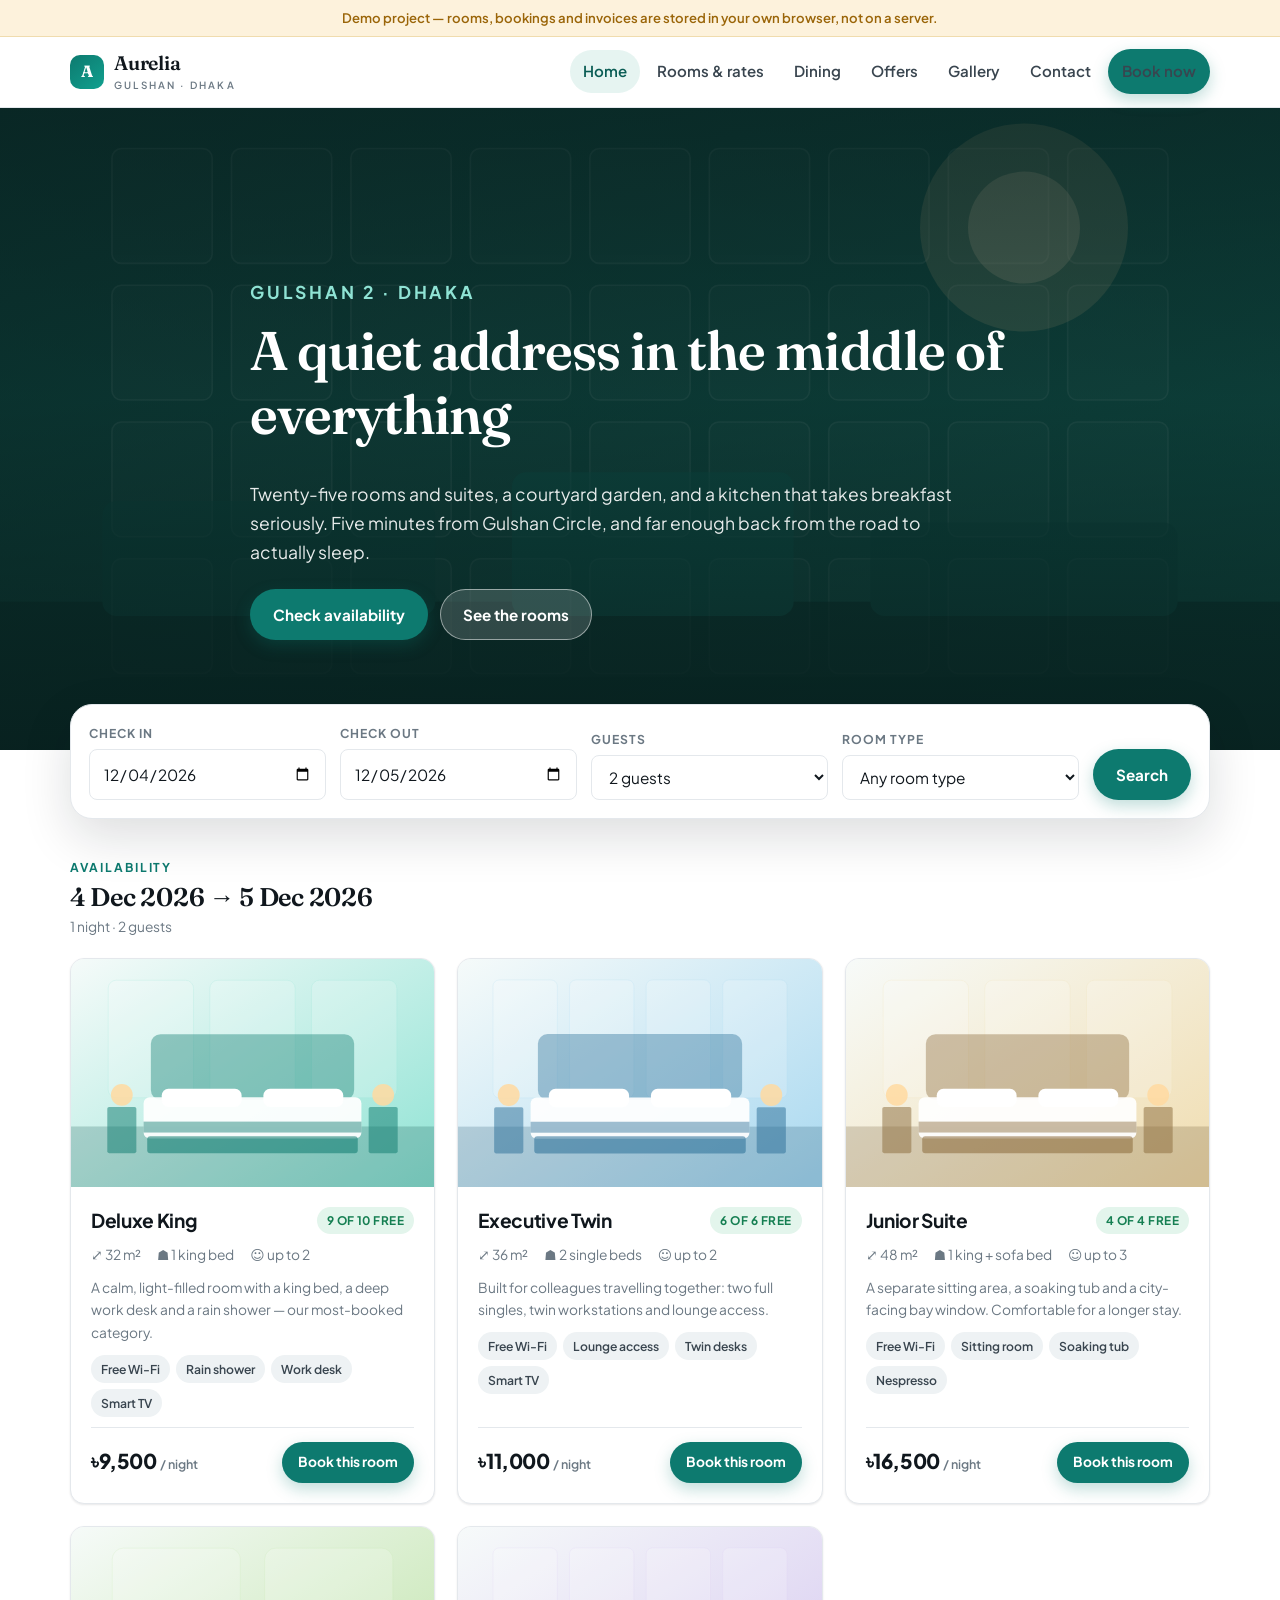
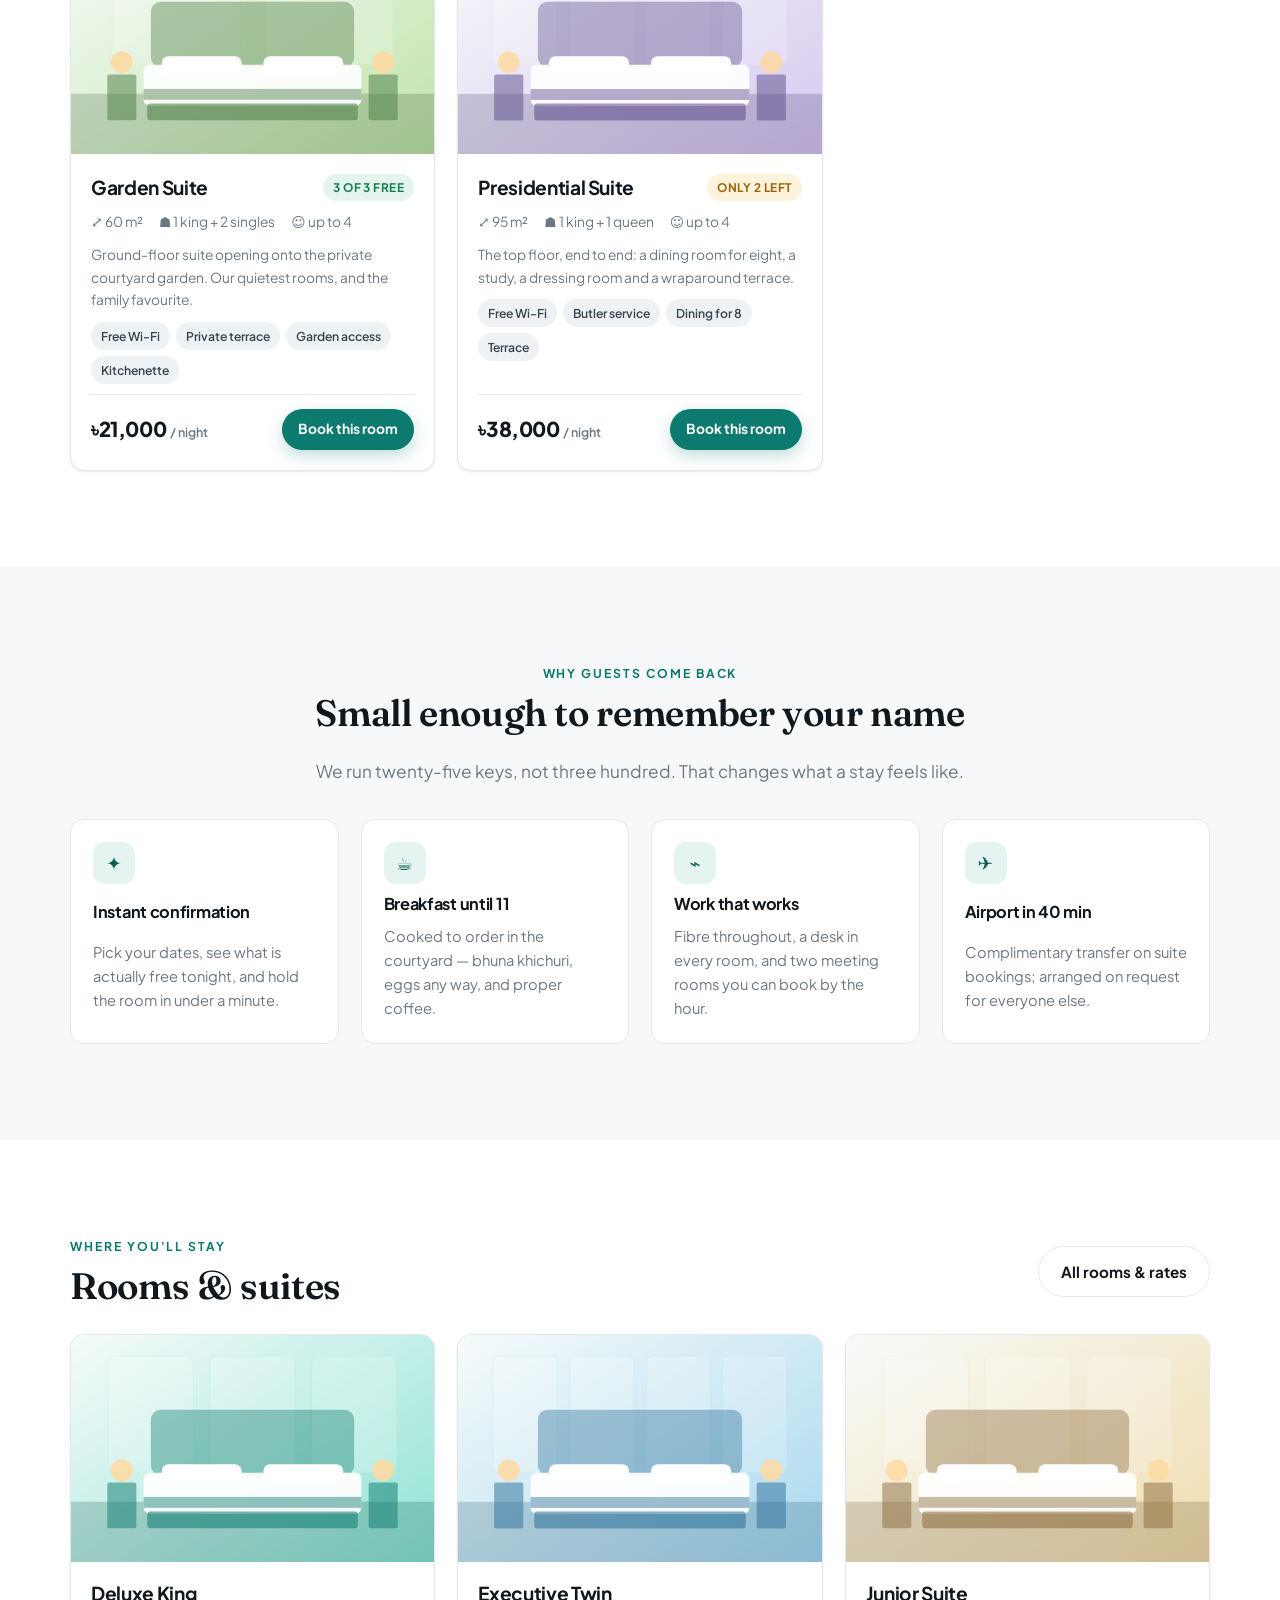
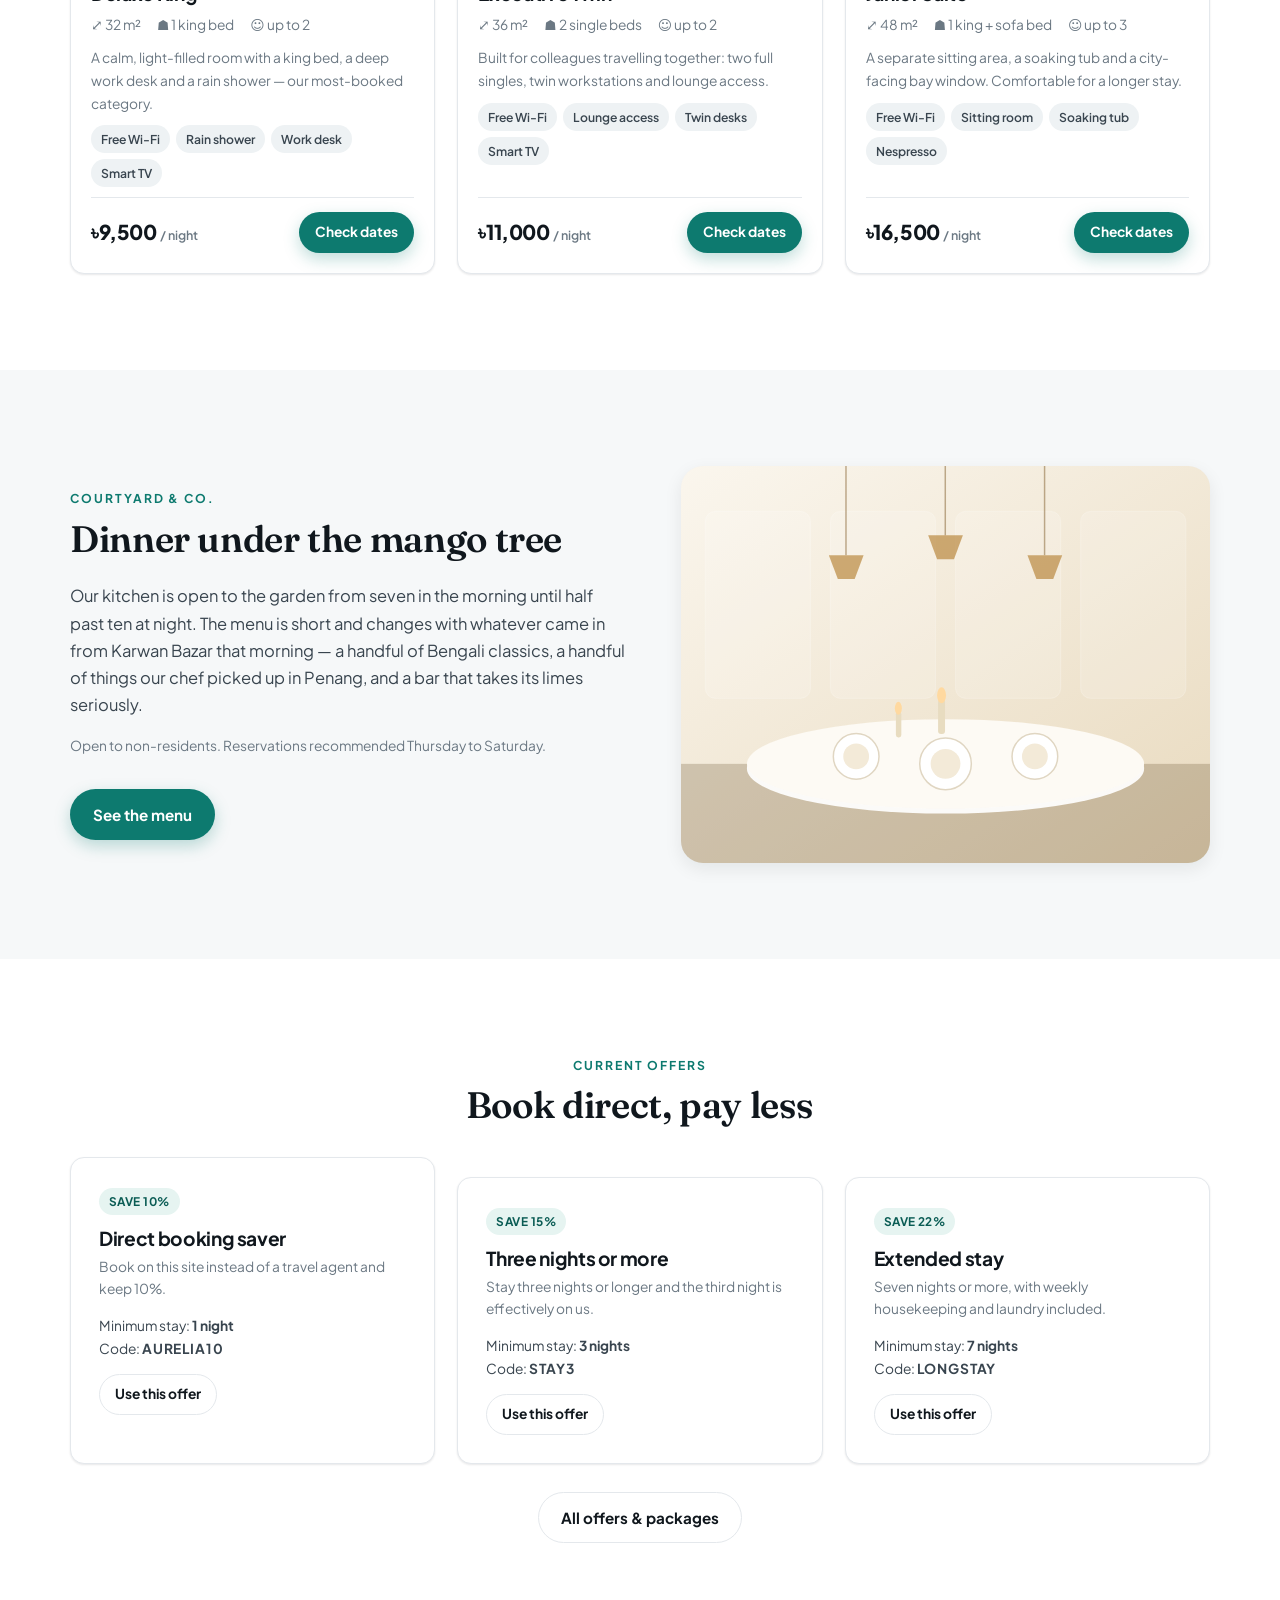
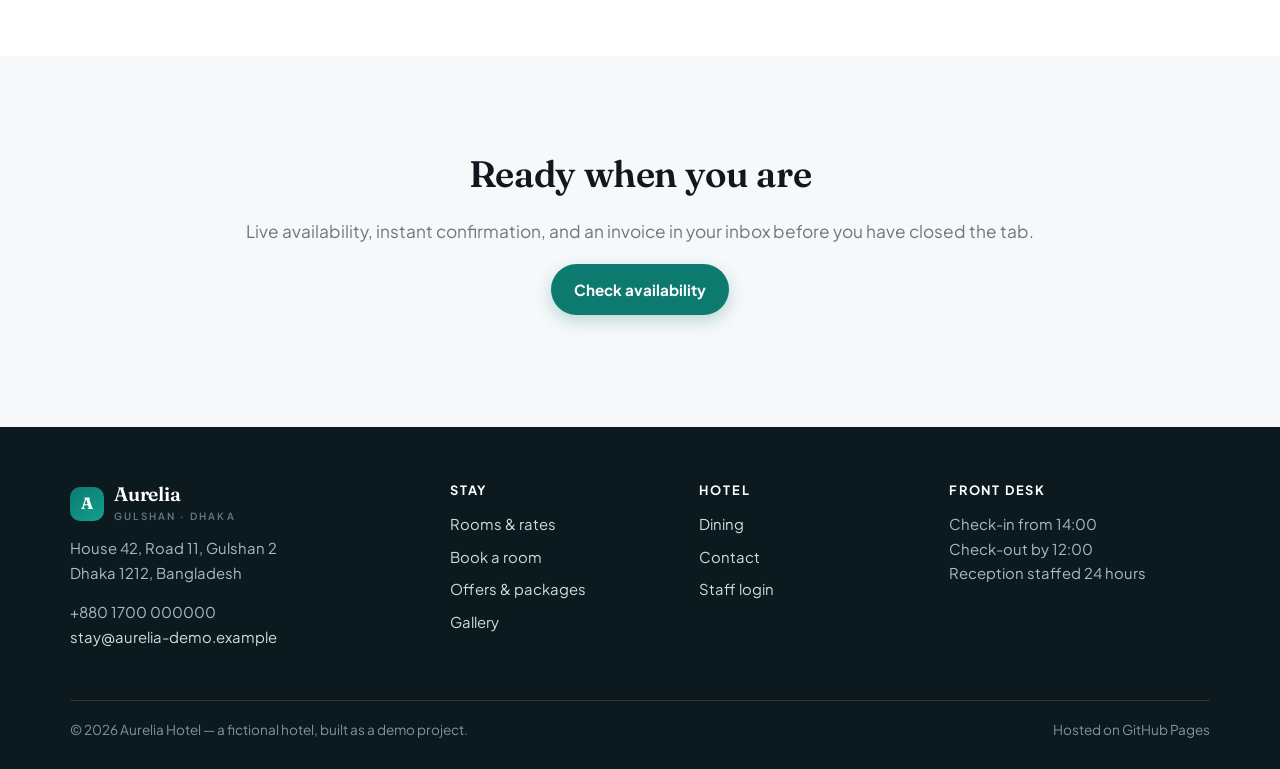
<file: index.html>
<!doctype html>
<html lang="en">
<head>
<meta charset="utf-8">
<meta name="viewport" content="width=device-width, initial-scale=1">
<title>Aurelia — Boutique Hotel &amp; Residence, Gulshan, Dhaka</title>
<meta name="description" content="Aurelia is a 25-room boutique hotel in Gulshan 2, Dhaka. Check live room availability, book instantly and receive your invoice straight away.">
<link rel="icon" href="assets/img/favicon.svg" type="image/svg+xml">
<link rel="preconnect" href="https://fonts.googleapis.com">
<link rel="preconnect" href="https://fonts.gstatic.com" crossorigin>
<link href="https://fonts.googleapis.com/css2?family=Fraunces:opsz,wght@9..144,500;9..144,600;9..144,700&family=Plus+Jakarta+Sans:wght@400;500;600;700;800&display=swap" rel="stylesheet">
<link rel="stylesheet" href="assets/css/style.css">
</head>
<body>

<div class="demo-flag">Demo project — rooms, bookings and invoices are stored in your own browser, not on a server.</div>

<header class="site-header">
  <nav class="wrap nav" aria-label="Main">
    <a class="brand" href="index.html">
      <span class="brand__mark">A</span>
      <span>
        <span class="brand__name">Aurelia</span>
        <span class="brand__sub">Gulshan · Dhaka</span>
      </span>
    </a>
    <button class="nav__toggle" type="button" aria-expanded="false" aria-controls="navLinks" aria-label="Menu"><span></span></button>
    <div class="nav__links" id="navLinks">
      <a href="index.html">Home</a>
      <a href="rooms.html">Rooms &amp; rates</a>
      <a href="dining.html">Dining</a>
      <a href="offers.html">Offers</a>
      <a href="gallery.html">Gallery</a>
      <a href="contact.html">Contact</a>
      <a class="btn btn--primary btn--sm" href="booking.html">Book now</a>
    </div>
  </nav>
</header>

<main>

  <!-- ================= HERO ================= -->
  <section class="hero">
    <div class="hero__media" style="background-image:url('assets/img/hero.svg')"></div>
    <div class="wrap hero__inner">
      <p class="eyebrow">Gulshan 2 · Dhaka</p>
      <h1>A quiet address in the middle of everything</h1>
      <p>Twenty-five rooms and suites, a courtyard garden, and a kitchen that takes breakfast seriously. Five minutes from Gulshan Circle, and far enough back from the road to actually sleep.</p>
      <div class="hero__actions">
        <a class="btn btn--primary" href="booking.html">Check availability</a>
        <a class="btn btn--light" href="rooms.html">See the rooms</a>
      </div>
    </div>
  </section>

  <!-- ================= AVAILABILITY SEARCH ================= -->
  <section class="wrap">
    <form class="bookbar bookbar--float" id="searchForm" novalidate>
      <div class="field">
        <label for="q-in">Check in</label>
        <input class="input" type="date" id="q-in" required>
      </div>
      <div class="field">
        <label for="q-out">Check out</label>
        <input class="input" type="date" id="q-out" required>
      </div>
      <div class="field">
        <label for="q-guests">Guests</label>
        <select class="input" id="q-guests">
          <option value="1">1 guest</option>
          <option value="2" selected>2 guests</option>
          <option value="3">3 guests</option>
          <option value="4">4 guests</option>
        </select>
      </div>
      <div class="field">
        <label for="q-type">Room type</label>
        <select class="input" id="q-type">
          <option value="">Any room type</option>
        </select>
      </div>
      <button class="btn btn--primary" type="submit">Search</button>
    </form>
  </section>

  <section class="section" style="padding-top:38px">
    <div class="wrap">
      <div id="searchResults"></div>
    </div>
  </section>

  <!-- ================= WHY ================= -->
  <section class="section section--tint">
    <div class="wrap">
      <div class="center" style="margin-bottom:34px">
        <p class="eyebrow">Why guests come back</p>
        <h2 class="display">Small enough to remember your name</h2>
        <p class="lede">We run twenty-five keys, not three hundred. That changes what a stay feels like.</p>
      </div>
      <div class="grid grid--4">
        <div class="feature">
          <div class="feature__icon">✦</div>
          <h3>Instant confirmation</h3>
          <p>Pick your dates, see what is actually free tonight, and hold the room in under a minute.</p>
        </div>
        <div class="feature">
          <div class="feature__icon">☕</div>
          <h3>Breakfast until 11</h3>
          <p>Cooked to order in the courtyard — bhuna khichuri, eggs any way, and proper coffee.</p>
        </div>
        <div class="feature">
          <div class="feature__icon">⌁</div>
          <h3>Work that works</h3>
          <p>Fibre throughout, a desk in every room, and two meeting rooms you can book by the hour.</p>
        </div>
        <div class="feature">
          <div class="feature__icon">✈</div>
          <h3>Airport in 40 min</h3>
          <p>Complimentary transfer on suite bookings; arranged on request for everyone else.</p>
        </div>
      </div>
    </div>
  </section>

  <!-- ================= ROOMS PREVIEW ================= -->
  <section class="section">
    <div class="wrap">
      <div class="between" style="margin-bottom:26px">
        <div>
          <p class="eyebrow">Where you'll stay</p>
          <h2 class="display mb-0">Rooms &amp; suites</h2>
        </div>
        <a class="btn btn--ghost" href="rooms.html">All rooms &amp; rates</a>
      </div>
      <div class="grid grid--3" id="roomPreview"></div>
    </div>
  </section>

  <!-- ================= DINING STRIP ================= -->
  <section class="section section--tint">
    <div class="wrap split">
      <div>
        <p class="eyebrow">Courtyard &amp; Co.</p>
        <h2 class="display">Dinner under the mango tree</h2>
        <p>Our kitchen is open to the garden from seven in the morning until half past ten at night. The menu is short and changes with whatever came in from Karwan Bazar that morning — a handful of Bengali classics, a handful of things our chef picked up in Penang, and a bar that takes its limes seriously.</p>
        <p class="muted small">Open to non-residents. Reservations recommended Thursday to Saturday.</p>
        <a class="btn btn--primary mt-2" href="dining.html">See the menu</a>
      </div>
      <div class="media-frame" style="background-image:url('assets/img/dining.svg')"></div>
    </div>
  </section>

  <!-- ================= OFFERS ================= -->
  <section class="section">
    <div class="wrap">
      <div class="center" style="margin-bottom:30px">
        <p class="eyebrow">Current offers</p>
        <h2 class="display">Book direct, pay less</h2>
      </div>
      <div class="grid grid--3" id="offerPreview"></div>
      <p class="center mt-3"><a class="btn btn--ghost" href="offers.html">All offers &amp; packages</a></p>
    </div>
  </section>

  <!-- ================= CTA ================= -->
  <section class="section section--tint">
    <div class="wrap center">
      <h2 class="display">Ready when you are</h2>
      <p class="lede">Live availability, instant confirmation, and an invoice in your inbox before you have closed the tab.</p>
      <p class="mt-2"><a class="btn btn--primary" href="booking.html">Check availability</a></p>
    </div>
  </section>

</main>

<footer class="site-footer">
  <div class="wrap">
    <div class="footer-grid">
      <div>
        <div class="brand" style="color:#fff;margin-bottom:12px">
          <span class="brand__mark">A</span>
          <span><span class="brand__name">Aurelia</span><span class="brand__sub">Gulshan · Dhaka</span></span>
        </div>
        <p>House 42, Road 11, Gulshan 2<br>Dhaka 1212, Bangladesh</p>
        <p>+880 1700 000000<br><a href="mailto:stay@aurelia-demo.example">stay@aurelia-demo.example</a></p>
      </div>
      <div>
        <h4>Stay</h4>
        <ul>
          <li><a href="rooms.html">Rooms &amp; rates</a></li>
          <li><a href="booking.html">Book a room</a></li>
          <li><a href="offers.html">Offers &amp; packages</a></li>
          <li><a href="gallery.html">Gallery</a></li>
        </ul>
      </div>
      <div>
        <h4>Hotel</h4>
        <ul>
          <li><a href="dining.html">Dining</a></li>
          <li><a href="contact.html">Contact</a></li>
          <li><a href="admin.html">Staff login</a></li>
        </ul>
      </div>
      <div>
        <h4>Front desk</h4>
        <p>Check-in from 14:00<br>Check-out by 12:00<br>Reception staffed 24 hours</p>
      </div>
    </div>
    <div class="footer-bottom">
      <span>© <span id="year">2026</span> Aurelia Hotel — a fictional hotel, built as a demo project.</span>
      <span>Hosted on GitHub Pages</span>
    </div>
  </div>
</footer>

<script src="assets/js/data.js"></script>
<script src="assets/js/main.js"></script>
<script src="assets/js/ui.js"></script>
<script src="assets/js/home.js"></script>
</body>
</html>
</file>
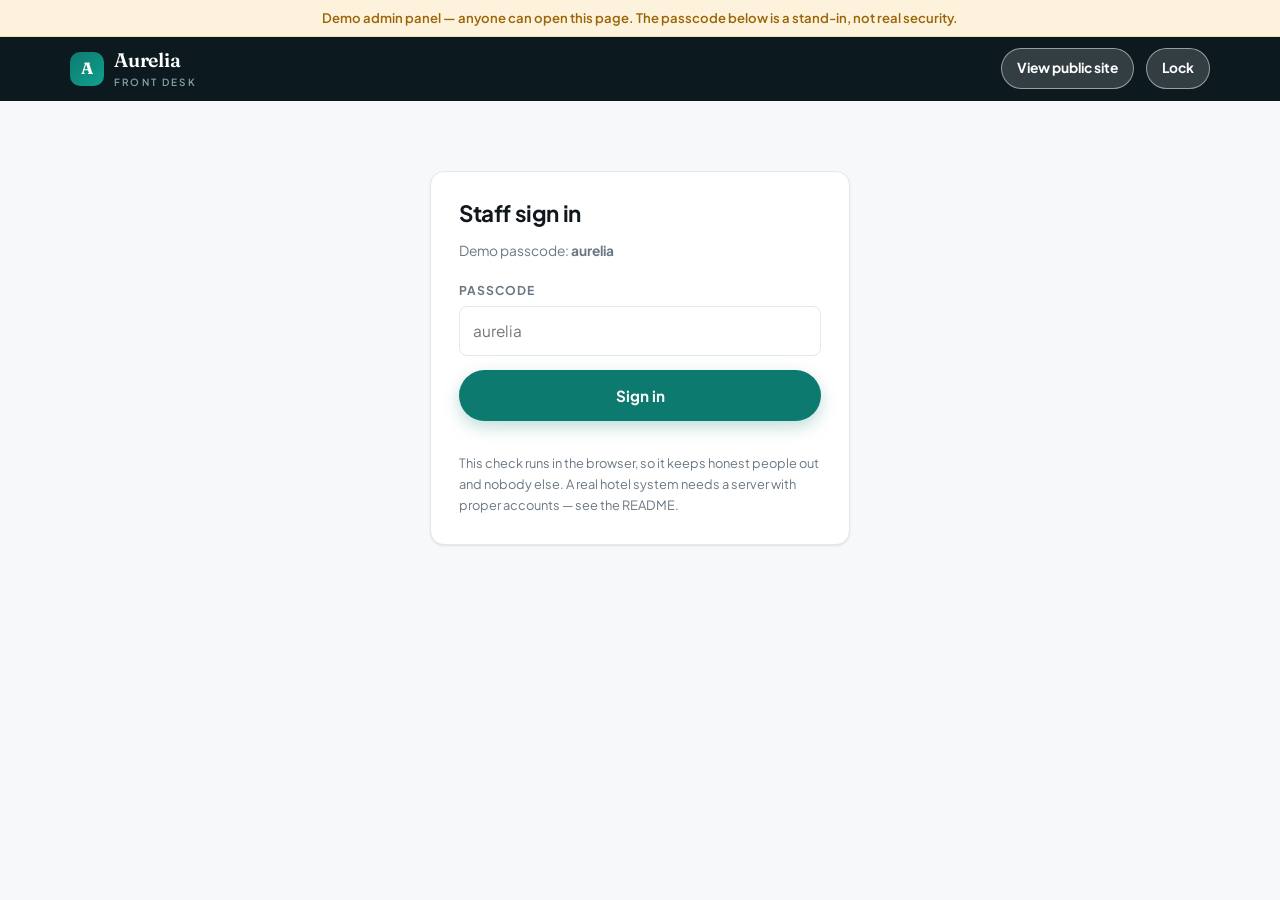
<file: admin.html>
<!doctype html>
<html lang="en">
<head>
<meta charset="utf-8">
<meta name="viewport" content="width=device-width, initial-scale=1">
<title>Front Desk — Aurelia Hotel Admin</title>
<meta name="robots" content="noindex">
<link rel="icon" href="assets/img/favicon.svg" type="image/svg+xml">
<link rel="preconnect" href="https://fonts.googleapis.com">
<link rel="preconnect" href="https://fonts.gstatic.com" crossorigin>
<link href="https://fonts.googleapis.com/css2?family=Fraunces:opsz,wght@9..144,500;9..144,600;9..144,700&family=Plus+Jakarta+Sans:wght@400;500;600;700;800&display=swap" rel="stylesheet">
<link rel="stylesheet" href="assets/css/style.css">
<style>
  body { background: var(--surface-2); }
  .admin-bar { background: #0c1a1f; color: #fff; }
  .admin-bar .wrap { display: flex; align-items: center; gap: 12px; min-height: 64px; flex-wrap: wrap; }
  .admin-bar .brand { color: #fff; margin-right: auto; }
  .admin-bar .brand__sub { color: #86a0a8; }
  .gate { max-width: 420px; margin: 70px auto; }
  .actions { display: flex; gap: 6px; flex-wrap: wrap; justify-content: flex-end; }
  .actions .btn { padding: 6px 11px; font-size: .8rem; }
  .filterbar { display: flex; gap: 10px; flex-wrap: wrap; align-items: end; margin-bottom: 16px; }
  .filterbar .field { min-width: 150px; }
  .occ-bar { height: 8px; border-radius: 4px; background: var(--surface-3); overflow: hidden; }
  .occ-bar > span { display: block; height: 100%; background: var(--accent); }
</style>
</head>
<body>

<div class="demo-flag">Demo admin panel — anyone can open this page. The passcode below is a stand-in, not real security.</div>

<header class="admin-bar">
  <div class="wrap">
    <a class="brand" href="admin.html">
      <span class="brand__mark">A</span>
      <span><span class="brand__name">Aurelia</span><span class="brand__sub">Front desk</span></span>
    </a>
    <a class="btn btn--light btn--sm" href="index.html">View public site</a>
    <button class="btn btn--light btn--sm" type="button" id="logoutBtn" hidden>Lock</button>
  </div>
</header>

<!-- ============ Login gate ============ -->
<section class="wrap" id="gate">
  <div class="panel gate">
    <h1 style="font-size:1.4rem">Staff sign in</h1>
    <p class="small muted">Demo passcode: <strong>aurelia</strong></p>
    <form id="gateForm" class="stack mt-2">
      <div class="field">
        <label for="pin">Passcode</label>
        <input class="input" id="pin" type="password" autocomplete="off" placeholder="aurelia">
      </div>
      <button class="btn btn--primary btn--block" type="submit">Sign in</button>
      <div id="gateNotice"></div>
    </form>
    <p class="hint mt-2" style="margin-bottom:0">
      This check runs in the browser, so it keeps honest people out and nobody else.
      A real hotel system needs a server with proper accounts — see the README.
    </p>
  </div>
</section>

<!-- ============ Admin app ============ -->
<main class="wrap section" id="app" hidden style="padding-top:28px">

  <div class="tabs" role="tablist">
    <button data-tab="tab-dash"     role="tab" aria-selected="true">Dashboard</button>
    <button data-tab="tab-bookings" role="tab" aria-selected="false">Bookings</button>
    <button data-tab="tab-rooms"    role="tab" aria-selected="false">Rooms</button>
    <button data-tab="tab-rates"    role="tab" aria-selected="false">Rates</button>
    <button data-tab="tab-data"     role="tab" aria-selected="false">Data</button>
  </div>

  <!-- ---------- Dashboard ---------- -->
  <section class="tabpanel" id="tab-dash" role="tabpanel">
    <div class="stats" id="dashStats"></div>

    <div class="grid grid--2 mt-3">
      <div class="panel">
        <h3>Arriving today</h3>
        <div id="arrivals"></div>
      </div>
      <div class="panel">
        <h3>Departing today</h3>
        <div id="departures"></div>
      </div>
    </div>

    <div class="panel mt-3">
      <h3>Occupancy tonight, by room type</h3>
      <div id="occByType" class="stack" style="margin-top:12px"></div>
    </div>
  </section>

  <!-- ---------- Bookings ---------- -->
  <section class="tabpanel" id="tab-bookings" role="tabpanel" hidden>

    <div class="panel">
      <div class="between" style="margin-bottom:12px">
        <h3 style="margin:0">All bookings</h3>
        <button class="btn btn--primary btn--sm" type="button" id="newBookingBtn">+ Walk-in booking</button>
      </div>

      <div class="filterbar">
        <div class="field">
          <label for="f-status">Show</label>
          <select class="input" id="f-status">
            <option value="all">Everything</option>
            <option value="upcoming">Upcoming</option>
            <option value="in-house">In house</option>
            <option value="past">Past</option>
            <option value="cancelled">Cancelled</option>
          </select>
        </div>
        <div class="field" style="flex:1 1 220px">
          <label for="f-search">Search</label>
          <input class="input" id="f-search" type="search" placeholder="Name, email, reference or room">
        </div>
      </div>

      <div class="table-scroll">
        <table class="data">
          <thead>
            <tr>
              <th>Reference</th><th>Guest</th><th>Room</th><th>Dates</th>
              <th class="num">Total</th><th>Status</th><th></th>
            </tr>
          </thead>
          <tbody id="bookingRows"></tbody>
        </table>
      </div>
      <div id="bookingEmpty"></div>
    </div>

    <!-- Walk-in form -->
    <div class="panel mt-3" id="newBookingPanel" hidden>
      <h3>New walk-in booking</h3>
      <form class="form-grid" id="walkinForm" novalidate>
        <div class="field"><label for="w-name">Guest name</label><input class="input" id="w-name" type="text"></div>
        <div class="field"><label for="w-email">Email</label><input class="input" id="w-email" type="email"></div>
        <div class="field"><label for="w-phone">Phone</label><input class="input" id="w-phone" type="tel"></div>
        <div class="field"><label for="w-guests">Guests</label>
          <select class="input" id="w-guests"><option>1</option><option selected>2</option><option>3</option><option>4</option></select>
        </div>
        <div class="field"><label for="w-in">Check in</label><input class="input" id="w-in" type="date"></div>
        <div class="field"><label for="w-out">Check out</label><input class="input" id="w-out" type="date"></div>
        <div class="field"><label for="w-type">Room type</label><select class="input" id="w-type"></select></div>
        <div class="field"><label for="w-offer">Offer code</label><input class="input" id="w-offer" type="text" placeholder="optional"></div>
        <div class="col-span" id="walkinNotice"></div>
        <div class="col-span row">
          <button class="btn btn--primary" type="submit">Create booking</button>
          <button class="btn btn--ghost" type="button" id="walkinCancel">Cancel</button>
        </div>
      </form>
    </div>
  </section>

  <!-- ---------- Rooms ---------- -->
  <section class="tabpanel" id="tab-rooms" role="tabpanel" hidden>
    <div class="panel">
      <div class="between" style="margin-bottom:14px">
        <h3 style="margin:0">Room inventory</h3>
        <span class="small muted" id="roomCount"></span>
      </div>

      <form class="form-grid" id="addRoomForm" style="margin-bottom:22px" novalidate>
        <div class="field"><label for="r-number">Room number</label><input class="input" id="r-number" type="text" placeholder="e.g. 207"></div>
        <div class="field"><label for="r-type">Room type</label><select class="input" id="r-type"></select></div>
        <div class="field"><label for="r-status">Status</label>
          <select class="input" id="r-status">
            <option value="available">Available</option>
            <option value="maintenance">Maintenance</option>
            <option value="offline">Out of service</option>
          </select>
        </div>
        <div class="field"><label for="r-note">Note</label><input class="input" id="r-note" type="text" placeholder="optional"></div>
        <div class="col-span" id="roomNotice"></div>
        <div class="col-span"><button class="btn btn--primary" type="submit">Add room</button></div>
      </form>

      <div class="table-scroll">
        <table class="data">
          <thead>
            <tr><th>Room</th><th>Type</th><th class="num">Floor</th><th>Status</th><th>Tonight</th><th>Note</th><th></th></tr>
          </thead>
          <tbody id="roomRows"></tbody>
        </table>
      </div>
    </div>
  </section>

  <!-- ---------- Rates ---------- -->
  <section class="tabpanel" id="tab-rates" role="tabpanel" hidden>
    <div class="panel">
      <h3>Room types &amp; rates</h3>
      <p class="small muted">Changing a rate affects new bookings only — bookings already made keep the price they were quoted.</p>
      <div class="table-scroll mt-2">
        <table class="data">
          <thead>
            <tr><th>Code</th><th>Name</th><th class="num">Rate / night (৳)</th><th class="num">Sleeps</th><th class="num">Size m²</th><th class="num">Rooms</th><th></th></tr>
          </thead>
          <tbody id="rateRows"></tbody>
        </table>
      </div>
      <div id="rateNotice" class="mt-2"></div>
    </div>
  </section>

  <!-- ---------- Data ---------- -->
  <section class="tabpanel" id="tab-data" role="tabpanel" hidden>
    <div class="panel">
      <h3>Where this data lives</h3>
      <p class="small">
        Everything you see here is stored in <code>localStorage</code> in this browser — there is no server behind it.
        That is what makes the demo work on GitHub Pages, and also what makes it a demo: the data is not shared
        between devices, and clearing your browser data wipes it. The README explains how to swap in a real
        backend (Firebase, Supabase or your own API) without rewriting the front end.
      </p>
      <div class="row mt-2">
        <button class="btn btn--ghost btn--sm" type="button" id="exportBtn">Export all data (JSON)</button>
        <button class="btn btn--ghost btn--sm" type="button" id="reseedBtn">Reset to demo data</button>
      </div>
      <div id="dataNotice" class="mt-2"></div>
    </div>

    <div class="panel mt-3">
      <h3>Storage snapshot</h3>
      <pre id="dump" style="background:var(--surface-2);padding:14px;border-radius:10px;overflow:auto;max-height:340px;font-size:.78rem"></pre>
    </div>
  </section>

</main>

<script src="assets/js/data.js"></script>
<script src="assets/js/main.js"></script>
<script src="assets/js/admin.js"></script>
</body>
</html>
</file>
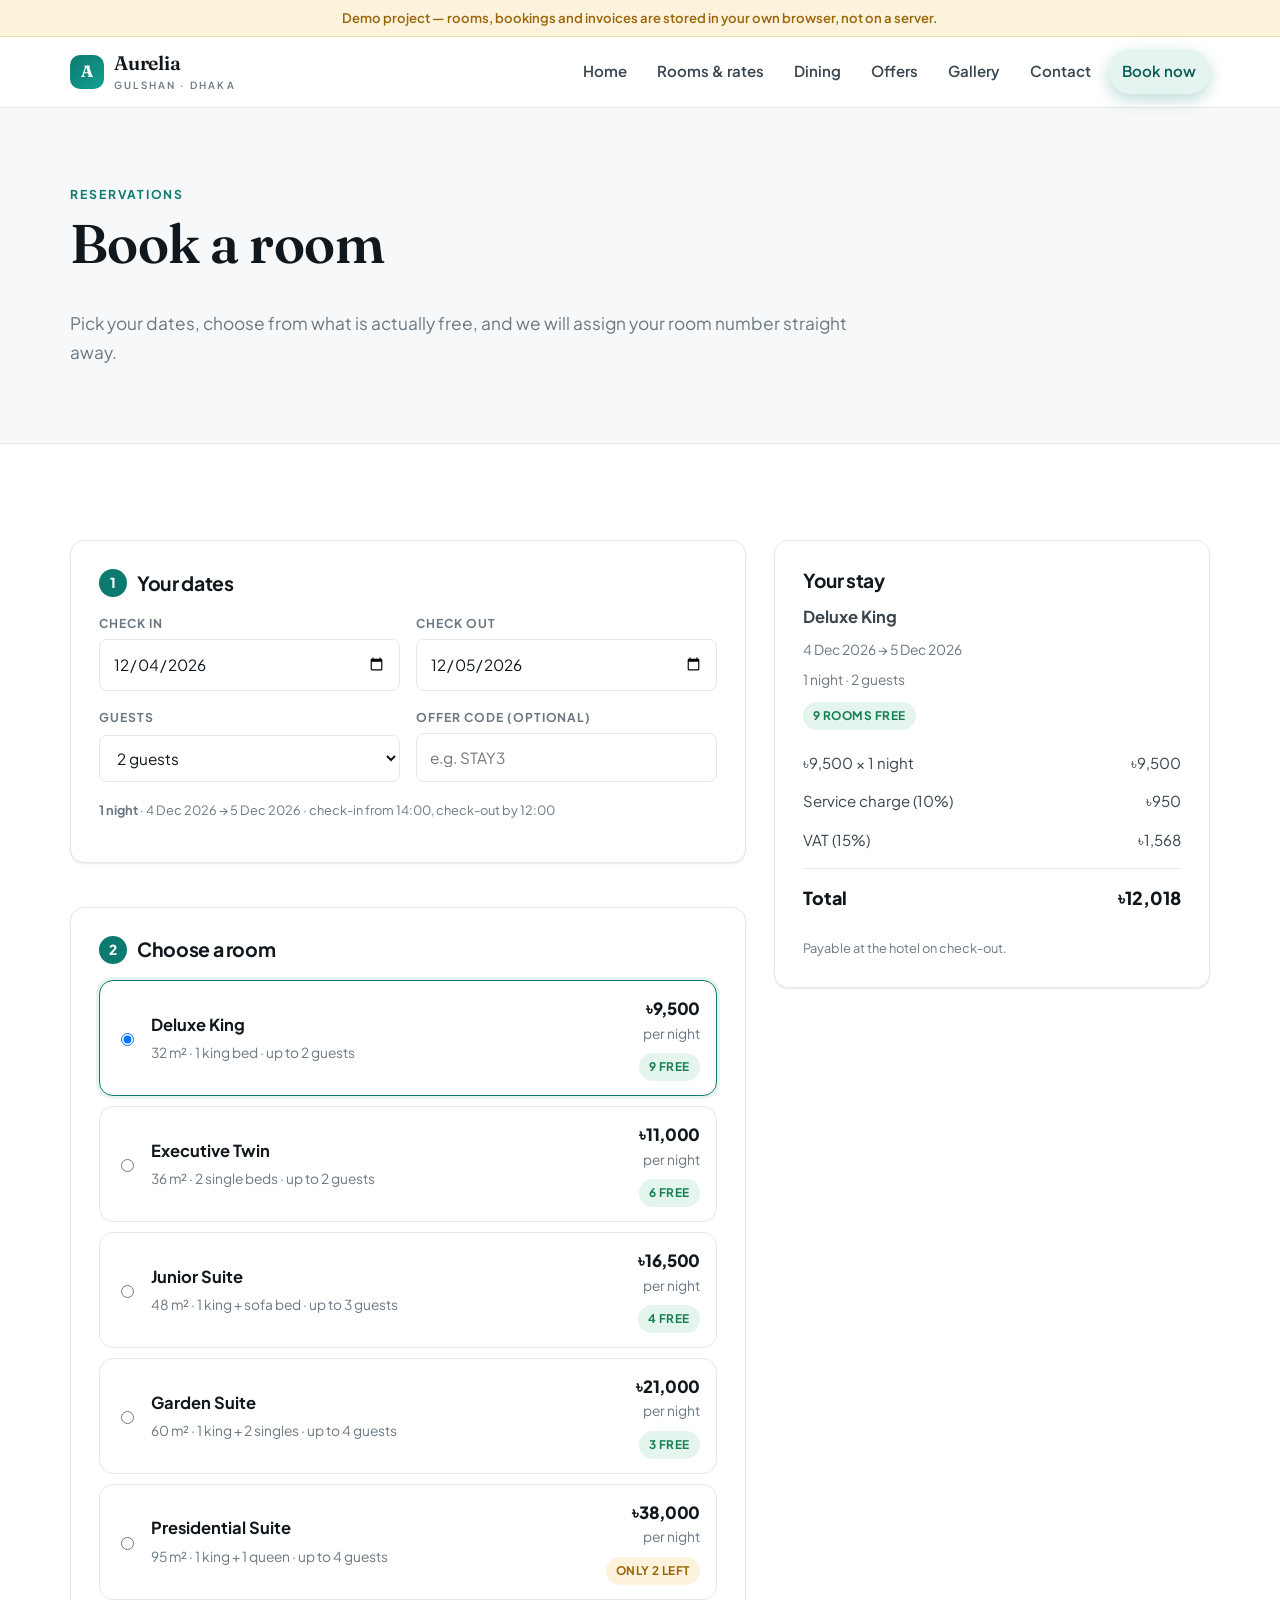
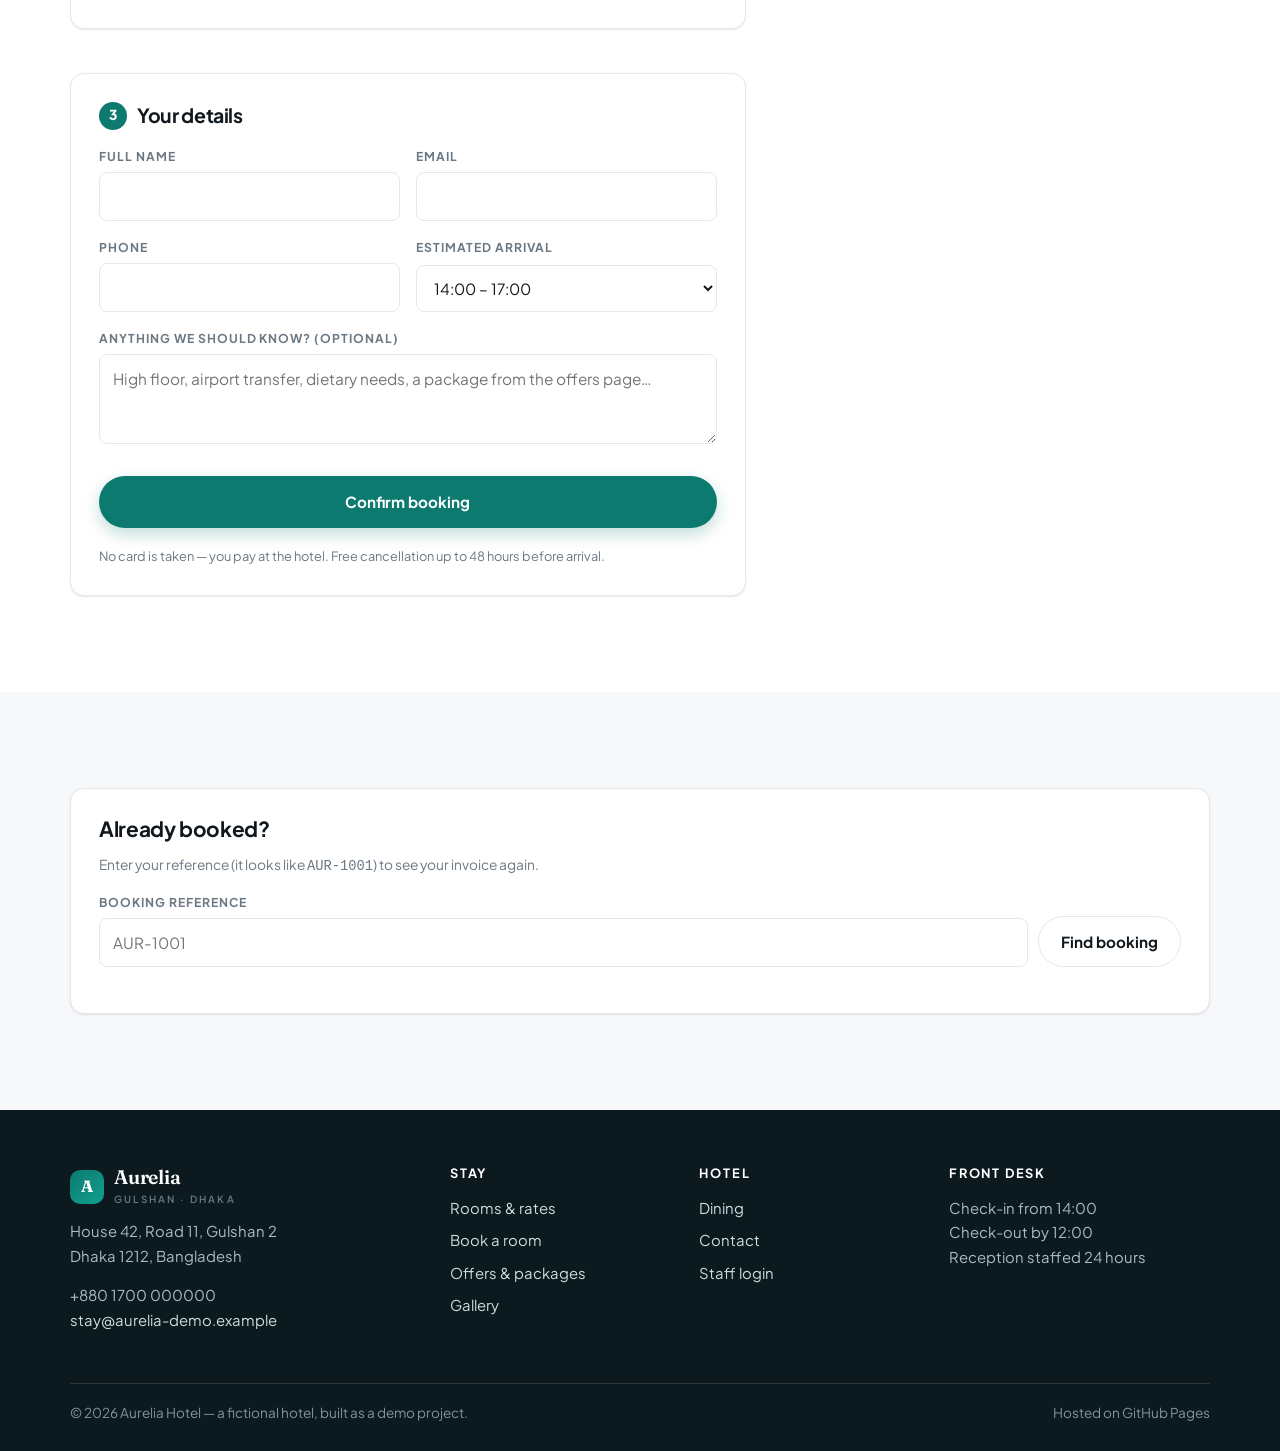
<file: booking.html>
<!doctype html>
<html lang="en">
<head>
<meta charset="utf-8">
<meta name="viewport" content="width=device-width, initial-scale=1">
<title>Book a Room — Aurelia Hotel, Dhaka</title>
<meta name="description" content="Check live availability and book a room at Aurelia Hotel, Gulshan 2, Dhaka. Instant confirmation and an invoice straight away.">
<link rel="icon" href="assets/img/favicon.svg" type="image/svg+xml">
<link rel="preconnect" href="https://fonts.googleapis.com">
<link rel="preconnect" href="https://fonts.gstatic.com" crossorigin>
<link href="https://fonts.googleapis.com/css2?family=Fraunces:opsz,wght@9..144,500;9..144,600;9..144,700&family=Plus+Jakarta+Sans:wght@400;500;600;700;800&display=swap" rel="stylesheet">
<link rel="stylesheet" href="assets/css/style.css">
<style>
  .booking-layout { display: grid; grid-template-columns: 1.55fr 1fr; gap: 28px; align-items: start; }
  @media (max-width: 920px) { .booking-layout { grid-template-columns: 1fr; } }
  .summary { position: sticky; top: 90px; }
  .sum-line { display: flex; justify-content: space-between; gap: 14px; font-size: .94rem; padding: 7px 0; }
  .sum-line--total { border-top: 1px solid var(--line); margin-top: 8px; padding-top: 14px;
                     font-size: 1.12rem; font-weight: 800; color: var(--ink); }
  .step { display: flex; align-items: center; gap: 10px; margin-bottom: 16px; }
  .step__num { width: 28px; height: 28px; border-radius: 50%; background: var(--accent); color: #fff;
               display: grid; place-items: center; font-weight: 800; font-size: .86rem; flex: none; }
  .step h2 { margin: 0; font-size: 1.22rem; }
  .pick { display: grid; gap: 10px; }
  .pick label {
    display: grid; grid-template-columns: auto 1fr auto; gap: 14px; align-items: center;
    border: 1px solid var(--line); border-radius: var(--r); padding: 14px 16px; cursor: pointer;
    background: #fff; transition: border-color .15s ease, box-shadow .15s ease;
  }
  .pick label:hover { border-color: #b9c6cd; }
  .pick input:checked + .pick__body { color: inherit; }
  .pick label:has(input:checked) { border-color: var(--accent); box-shadow: 0 0 0 3px var(--accent-soft); }
  .pick label.is-out { opacity: .5; cursor: not-allowed; }
  .pick__body strong { display: block; color: var(--ink); }
</style>
</head>
<body>

<div class="demo-flag">Demo project — rooms, bookings and invoices are stored in your own browser, not on a server.</div>

<header class="site-header">
  <nav class="wrap nav" aria-label="Main">
    <a class="brand" href="index.html">
      <span class="brand__mark">A</span>
      <span><span class="brand__name">Aurelia</span><span class="brand__sub">Gulshan · Dhaka</span></span>
    </a>
    <button class="nav__toggle" type="button" aria-expanded="false" aria-controls="navLinks" aria-label="Menu"><span></span></button>
    <div class="nav__links" id="navLinks">
      <a href="index.html">Home</a>
      <a href="rooms.html">Rooms &amp; rates</a>
      <a href="dining.html">Dining</a>
      <a href="offers.html">Offers</a>
      <a href="gallery.html">Gallery</a>
      <a href="contact.html">Contact</a>
      <a class="btn btn--primary btn--sm" href="booking.html">Book now</a>
    </div>
  </nav>
</header>

<main>

  <section class="page-head">
    <div class="wrap">
      <p class="eyebrow">Reservations</p>
      <h1 class="display">Book a room</h1>
      <p class="lede">Pick your dates, choose from what is actually free, and we will assign your room number straight away.</p>
    </div>
  </section>

  <!-- ===== Confirmation (hidden until a booking is made) ===== -->
  <section class="section" id="confirmSection" hidden>
    <div class="wrap">
      <div class="panel" style="border-color:#bfe6d2;background:var(--ok-soft)">
        <span class="badge badge--ok">Confirmed</span>
        <h2 class="display mt-2" id="confirmTitle">Your room is held</h2>
        <div id="confirmBody"></div>
        <div class="row mt-3 no-print">
          <a class="btn btn--primary" id="confirmInvoice" href="#">View &amp; print invoice</a>
          <a class="btn btn--ghost" href="booking.html">Make another booking</a>
          <a class="btn btn--ghost" href="index.html">Back to the hotel</a>
        </div>
      </div>
    </div>
  </section>

  <!-- ===== Booking form ===== -->
  <section class="section" id="bookingSection">
    <div class="wrap booking-layout">

      <div class="stack" style="gap:24px">

        <!-- Step 1 — dates -->
        <div class="panel">
          <div class="step"><span class="step__num">1</span><h2>Your dates</h2></div>
          <div class="form-grid">
            <div class="field">
              <label for="b-in">Check in</label>
              <input class="input" type="date" id="b-in" required>
            </div>
            <div class="field">
              <label for="b-out">Check out</label>
              <input class="input" type="date" id="b-out" required>
            </div>
            <div class="field">
              <label for="b-guests">Guests</label>
              <select class="input" id="b-guests">
                <option value="1">1 guest</option>
                <option value="2" selected>2 guests</option>
                <option value="3">3 guests</option>
                <option value="4">4 guests</option>
              </select>
            </div>
            <div class="field">
              <label for="b-offer">Offer code (optional)</label>
              <input class="input" type="text" id="b-offer" placeholder="e.g. STAY3" autocapitalize="characters">
            </div>
          </div>
          <p class="hint mt-2" id="nightsHint"></p>
        </div>

        <!-- Step 2 — room -->
        <div class="panel">
          <div class="step"><span class="step__num">2</span><h2>Choose a room</h2></div>
          <div id="roomPick" class="pick"></div>
        </div>

        <!-- Step 3 — details -->
        <div class="panel">
          <div class="step"><span class="step__num">3</span><h2>Your details</h2></div>
          <form id="bookForm" class="form-grid" novalidate>
            <div class="field">
              <label for="g-name">Full name</label>
              <input class="input" id="g-name" type="text" required autocomplete="name">
            </div>
            <div class="field">
              <label for="g-email">Email</label>
              <input class="input" id="g-email" type="email" required autocomplete="email">
            </div>
            <div class="field">
              <label for="g-phone">Phone</label>
              <input class="input" id="g-phone" type="tel" required autocomplete="tel">
            </div>
            <div class="field">
              <label for="g-arrival">Estimated arrival</label>
              <select class="input" id="g-arrival">
                <option>14:00 – 17:00</option>
                <option>17:00 – 20:00</option>
                <option>20:00 – 23:00</option>
                <option>After midnight</option>
                <option>Early arrival requested</option>
              </select>
            </div>
            <div class="field col-span">
              <label for="g-notes">Anything we should know? (optional)</label>
              <textarea class="input" id="g-notes" style="min-height:90px"
                        placeholder="High floor, airport transfer, dietary needs, a package from the offers page…"></textarea>
            </div>
            <div class="col-span" id="bookNotice"></div>
            <div class="col-span">
              <button class="btn btn--primary btn--block" type="submit" id="bookBtn">Confirm booking</button>
              <p class="hint mt-2" style="margin-bottom:0">
                No card is taken — you pay at the hotel. Free cancellation up to 48 hours before arrival.
              </p>
            </div>
          </form>
        </div>

      </div>

      <!-- Summary -->
      <aside class="panel summary" id="summary">
        <h3 style="margin-top:0">Your stay</h3>
        <div id="summaryBody"></div>
      </aside>

    </div>
  </section>

  <!-- ===== Look up an existing booking ===== -->
  <section class="section section--tint">
    <div class="wrap">
      <div class="panel">
        <h2 style="font-size:1.3rem">Already booked?</h2>
        <p class="small muted">Enter your reference (it looks like <code>AUR-1001</code>) to see your invoice again.</p>
        <form class="row" id="lookupForm" style="gap:10px;align-items:flex-end">
          <div class="field" style="flex:1 1 220px">
            <label for="lk-ref">Booking reference</label>
            <input class="input" id="lk-ref" type="text" placeholder="AUR-1001" autocapitalize="characters">
          </div>
          <button class="btn btn--ghost" type="submit">Find booking</button>
        </form>
        <div id="lookupNotice" class="mt-2"></div>
      </div>
    </div>
  </section>

</main>

<footer class="site-footer">
  <div class="wrap">
    <div class="footer-grid">
      <div>
        <div class="brand" style="color:#fff;margin-bottom:12px">
          <span class="brand__mark">A</span>
          <span><span class="brand__name">Aurelia</span><span class="brand__sub">Gulshan · Dhaka</span></span>
        </div>
        <p>House 42, Road 11, Gulshan 2<br>Dhaka 1212, Bangladesh</p>
        <p>+880 1700 000000<br><a href="mailto:stay@aurelia-demo.example">stay@aurelia-demo.example</a></p>
      </div>
      <div>
        <h4>Stay</h4>
        <ul>
          <li><a href="rooms.html">Rooms &amp; rates</a></li>
          <li><a href="booking.html">Book a room</a></li>
          <li><a href="offers.html">Offers &amp; packages</a></li>
          <li><a href="gallery.html">Gallery</a></li>
        </ul>
      </div>
      <div>
        <h4>Hotel</h4>
        <ul>
          <li><a href="dining.html">Dining</a></li>
          <li><a href="contact.html">Contact</a></li>
          <li><a href="admin.html">Staff login</a></li>
        </ul>
      </div>
      <div>
        <h4>Front desk</h4>
        <p>Check-in from 14:00<br>Check-out by 12:00<br>Reception staffed 24 hours</p>
      </div>
    </div>
    <div class="footer-bottom">
      <span>© <span id="year">2026</span> Aurelia Hotel — a fictional hotel, built as a demo project.</span>
      <span>Hosted on GitHub Pages</span>
    </div>
  </div>
</footer>

<script src="assets/js/data.js"></script>
<script src="assets/js/main.js"></script>
<script src="assets/js/ui.js"></script>
<script src="assets/js/booking.js"></script>
</body>
</html>
</file>
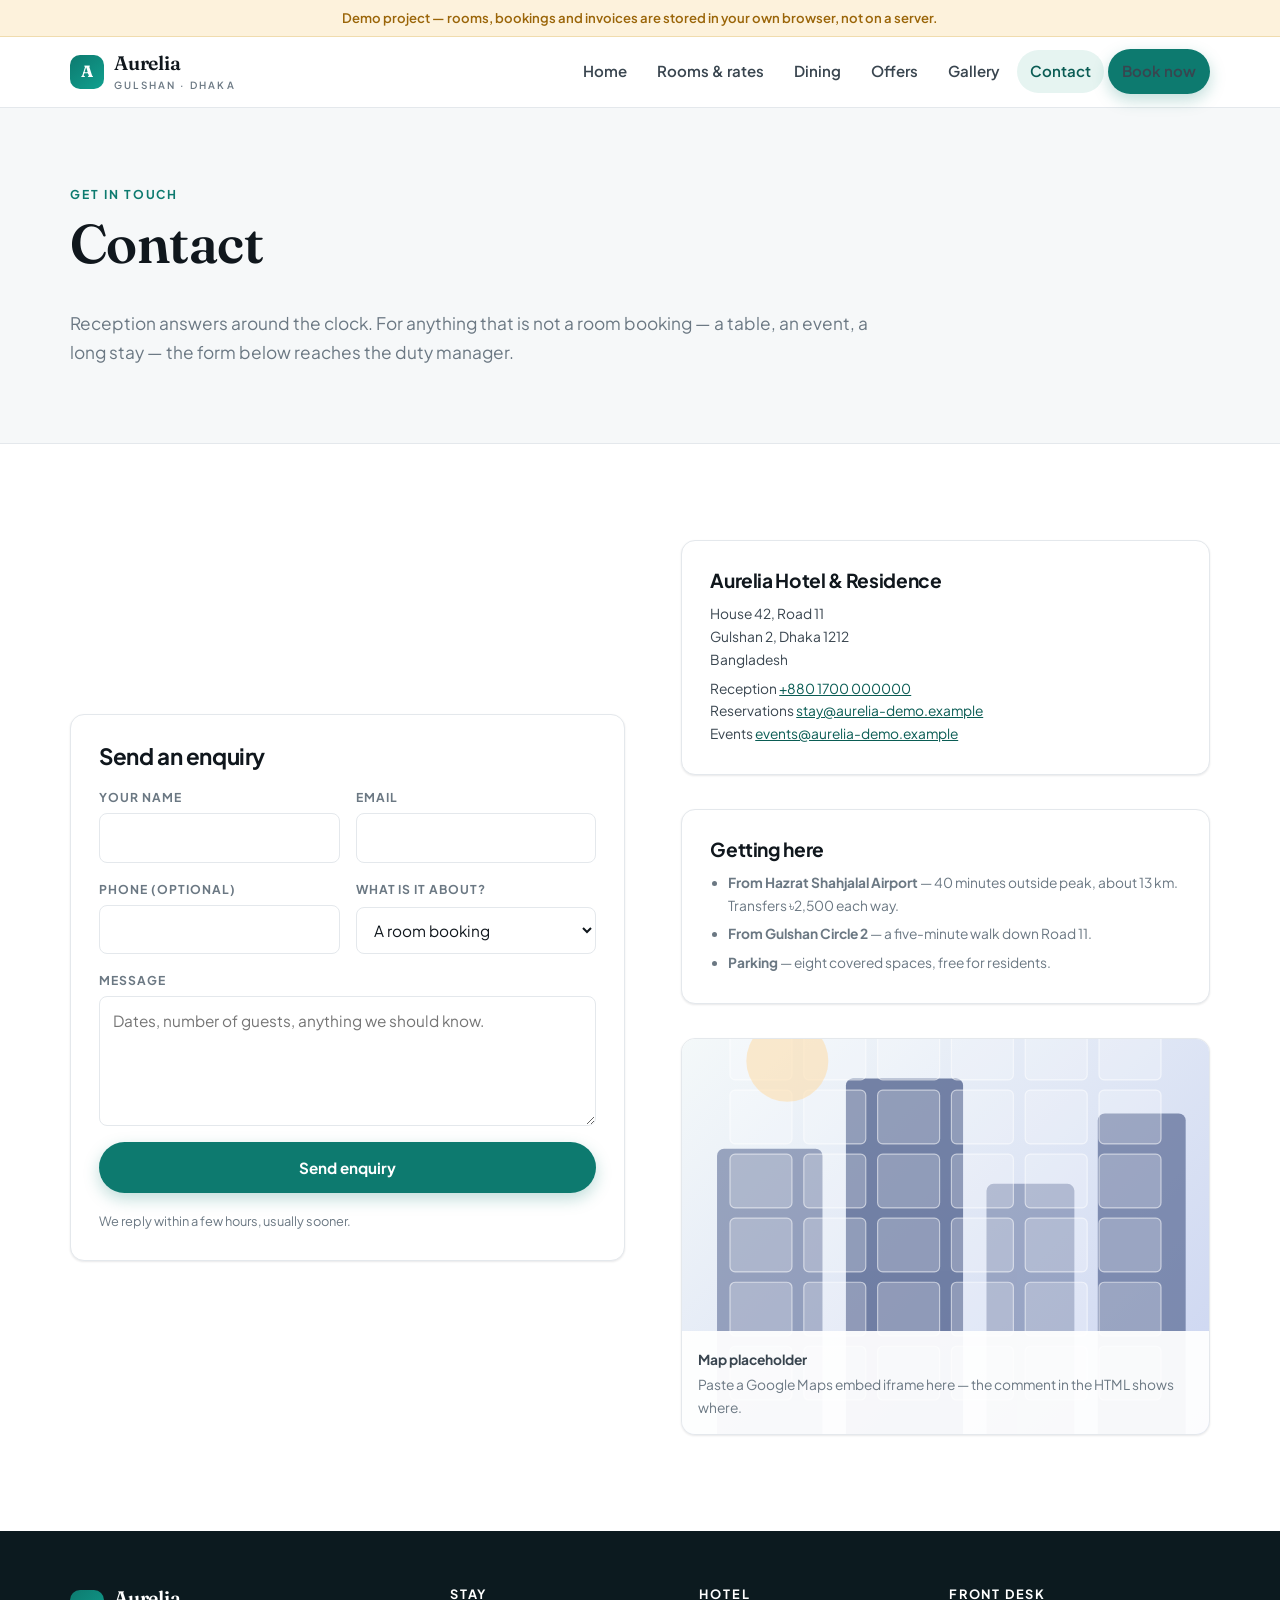
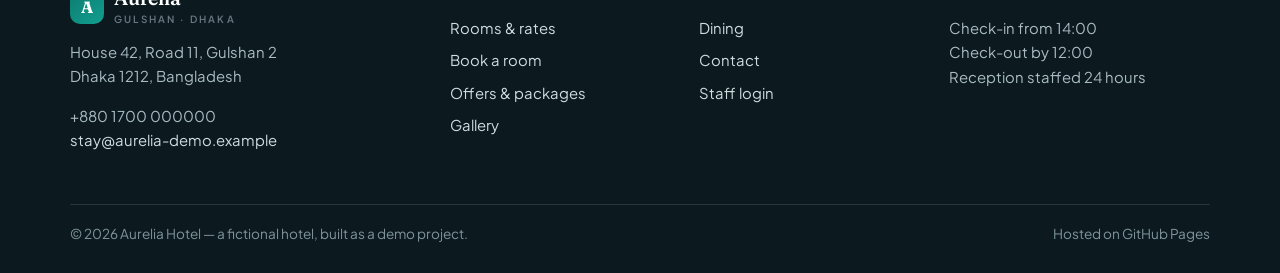
<file: contact.html>
<!doctype html>
<html lang="en">
<head>
<meta charset="utf-8">
<meta name="viewport" content="width=device-width, initial-scale=1">
<title>Contact &amp; Enquiries — Aurelia Hotel, Dhaka</title>
<meta name="description" content="Find Aurelia Hotel in Gulshan 2, Dhaka. Send an enquiry, reserve a table or ask about an event.">
<link rel="icon" href="assets/img/favicon.svg" type="image/svg+xml">
<link rel="preconnect" href="https://fonts.googleapis.com">
<link rel="preconnect" href="https://fonts.gstatic.com" crossorigin>
<link href="https://fonts.googleapis.com/css2?family=Fraunces:opsz,wght@9..144,500;9..144,600;9..144,700&family=Plus+Jakarta+Sans:wght@400;500;600;700;800&display=swap" rel="stylesheet">
<link rel="stylesheet" href="assets/css/style.css">
</head>
<body>

<div class="demo-flag">Demo project — rooms, bookings and invoices are stored in your own browser, not on a server.</div>

<header class="site-header">
  <nav class="wrap nav" aria-label="Main">
    <a class="brand" href="index.html">
      <span class="brand__mark">A</span>
      <span><span class="brand__name">Aurelia</span><span class="brand__sub">Gulshan · Dhaka</span></span>
    </a>
    <button class="nav__toggle" type="button" aria-expanded="false" aria-controls="navLinks" aria-label="Menu"><span></span></button>
    <div class="nav__links" id="navLinks">
      <a href="index.html">Home</a>
      <a href="rooms.html">Rooms &amp; rates</a>
      <a href="dining.html">Dining</a>
      <a href="offers.html">Offers</a>
      <a href="gallery.html">Gallery</a>
      <a href="contact.html">Contact</a>
      <a class="btn btn--primary btn--sm" href="booking.html">Book now</a>
    </div>
  </nav>
</header>

<main>

  <section class="page-head">
    <div class="wrap">
      <p class="eyebrow">Get in touch</p>
      <h1 class="display">Contact</h1>
      <p class="lede">Reception answers around the clock. For anything that is not a room booking — a table, an event, a long stay — the form below reaches the duty manager.</p>
    </div>
  </section>

  <section class="section">
    <div class="wrap split">

      <div class="panel">
        <h2 style="font-size:1.4rem">Send an enquiry</h2>
        <div id="formNotice"></div>
        <!--
          ============================================================
          HOW TO MAKE THIS FORM ACTUALLY SEND EMAIL
          ------------------------------------------------------------
          GitHub Pages cannot run server code, so a plain <form> has
          nowhere to post to. Use a free form relay:

            1. Sign up at https://formspree.io (free tier is fine).
            2. Create a form; it gives you an endpoint that looks like
               https://formspree.io/f/abcdwxyz
            3. Replace FORMSPREE_ENDPOINT below with it.
            4. Delete the data-demo="true" attribute.

          Alternatives that work the same way: Web3Forms, Getform,
          Basin, or a Google Form embedded in an iframe.
          ============================================================
        -->
        <form id="enquiryForm" class="form-grid" style="margin-top:18px"
              action="FORMSPREE_ENDPOINT" method="POST" data-demo="true" novalidate>
          <div class="field">
            <label for="c-name">Your name</label>
            <input class="input" id="c-name" name="name" type="text" required autocomplete="name">
          </div>
          <div class="field">
            <label for="c-email">Email</label>
            <input class="input" id="c-email" name="email" type="email" required autocomplete="email">
          </div>
          <div class="field">
            <label for="c-phone">Phone (optional)</label>
            <input class="input" id="c-phone" name="phone" type="tel" autocomplete="tel">
          </div>
          <div class="field">
            <label for="c-topic">What is it about?</label>
            <select class="input" id="c-topic" name="topic">
              <option>A room booking</option>
              <option>A table at Courtyard &amp; Co.</option>
              <option>An event or private dining</option>
              <option>A long stay or corporate rate</option>
              <option>Something else</option>
            </select>
          </div>
          <div class="field col-span">
            <label for="c-msg">Message</label>
            <textarea class="input" id="c-msg" name="message" required
                      placeholder="Dates, number of guests, anything we should know."></textarea>
          </div>
          <div class="col-span">
            <button class="btn btn--primary btn--block" type="submit">Send enquiry</button>
            <p class="hint mt-2" style="margin-bottom:0">We reply within a few hours, usually sooner.</p>
          </div>
        </form>
      </div>

      <div class="stack">
        <div class="panel">
          <h3>Aurelia Hotel &amp; Residence</h3>
          <p class="small" style="margin-bottom:6px">House 42, Road 11<br>Gulshan 2, Dhaka 1212<br>Bangladesh</p>
          <p class="small" style="margin:0">
            Reception <a href="tel:+8801700000000">+880 1700 000000</a><br>
            Reservations <a href="mailto:stay@aurelia-demo.example">stay@aurelia-demo.example</a><br>
            Events <a href="mailto:events@aurelia-demo.example">events@aurelia-demo.example</a>
          </p>
        </div>

        <div class="panel">
          <h3>Getting here</h3>
          <ul class="small muted" style="margin:0;padding-left:18px;display:grid;gap:6px">
            <li><strong>From Hazrat Shahjalal Airport</strong> — 40 minutes outside peak, about 13 km. Transfers ৳2,500 each way.</li>
            <li><strong>From Gulshan Circle 2</strong> — a five-minute walk down Road 11.</li>
            <li><strong>Parking</strong> — eight covered spaces, free for residents.</li>
          </ul>
        </div>

        <div class="panel" style="padding:0;overflow:hidden">
          <!--
            Swap this block for a real Google Maps embed:
            Maps → search the address → Share → Embed a map → copy the <iframe>.
          -->
          <div style="aspect-ratio:4/3;background:url('assets/img/g-street.svg') center/cover;position:relative">
            <div style="position:absolute;inset:auto 0 0 0;background:rgba(255,255,255,.94);padding:14px 16px">
              <strong class="small">Map placeholder</strong>
              <p class="small muted" style="margin:2px 0 0">Paste a Google Maps embed iframe here — the comment in the HTML shows where.</p>
            </div>
          </div>
        </div>
      </div>

    </div>
  </section>

</main>

<footer class="site-footer">
  <div class="wrap">
    <div class="footer-grid">
      <div>
        <div class="brand" style="color:#fff;margin-bottom:12px">
          <span class="brand__mark">A</span>
          <span><span class="brand__name">Aurelia</span><span class="brand__sub">Gulshan · Dhaka</span></span>
        </div>
        <p>House 42, Road 11, Gulshan 2<br>Dhaka 1212, Bangladesh</p>
        <p>+880 1700 000000<br><a href="mailto:stay@aurelia-demo.example">stay@aurelia-demo.example</a></p>
      </div>
      <div>
        <h4>Stay</h4>
        <ul>
          <li><a href="rooms.html">Rooms &amp; rates</a></li>
          <li><a href="booking.html">Book a room</a></li>
          <li><a href="offers.html">Offers &amp; packages</a></li>
          <li><a href="gallery.html">Gallery</a></li>
        </ul>
      </div>
      <div>
        <h4>Hotel</h4>
        <ul>
          <li><a href="dining.html">Dining</a></li>
          <li><a href="contact.html">Contact</a></li>
          <li><a href="admin.html">Staff login</a></li>
        </ul>
      </div>
      <div>
        <h4>Front desk</h4>
        <p>Check-in from 14:00<br>Check-out by 12:00<br>Reception staffed 24 hours</p>
      </div>
    </div>
    <div class="footer-bottom">
      <span>© <span id="year">2026</span> Aurelia Hotel — a fictional hotel, built as a demo project.</span>
      <span>Hosted on GitHub Pages</span>
    </div>
  </div>
</footer>

<script src="assets/js/data.js"></script>
<script src="assets/js/main.js"></script>
<script>
document.addEventListener('DOMContentLoaded', () => {
  const form = qs('#enquiryForm');
  const notice = qs('#formNotice');

  form.addEventListener('submit', e => {
    const name = qs('#c-name').value.trim();
    const email = qs('#c-email').value.trim();
    const msg = qs('#c-msg').value.trim();

    if (!name || !email || !msg) {
      e.preventDefault();
      showNotice(notice, 'bad', '<span>⚠</span><span>Please fill in your name, email and message.</span>');
      return;
    }
    if (!/^[^@\s]+@[^@\s]+\.[^@\s]+$/.test(email)) {
      e.preventDefault();
      showNotice(notice, 'bad', '<span>⚠</span><span>That email address does not look right.</span>');
      return;
    }

    // Demo mode: no endpoint configured yet, so don't actually submit.
    if (form.dataset.demo === 'true') {
      e.preventDefault();
      showNotice(notice, 'ok',
        '<span>✓</span><span><strong>Thanks, ' + name.replace(/[<>]/g, '') + '.</strong> ' +
        'In the demo nothing is sent — connect a Formspree endpoint in <code>contact.html</code> ' +
        'and this form will email you for real.</span>');
      form.reset();
    }
  });
});
</script>
</body>
</html>
</file>
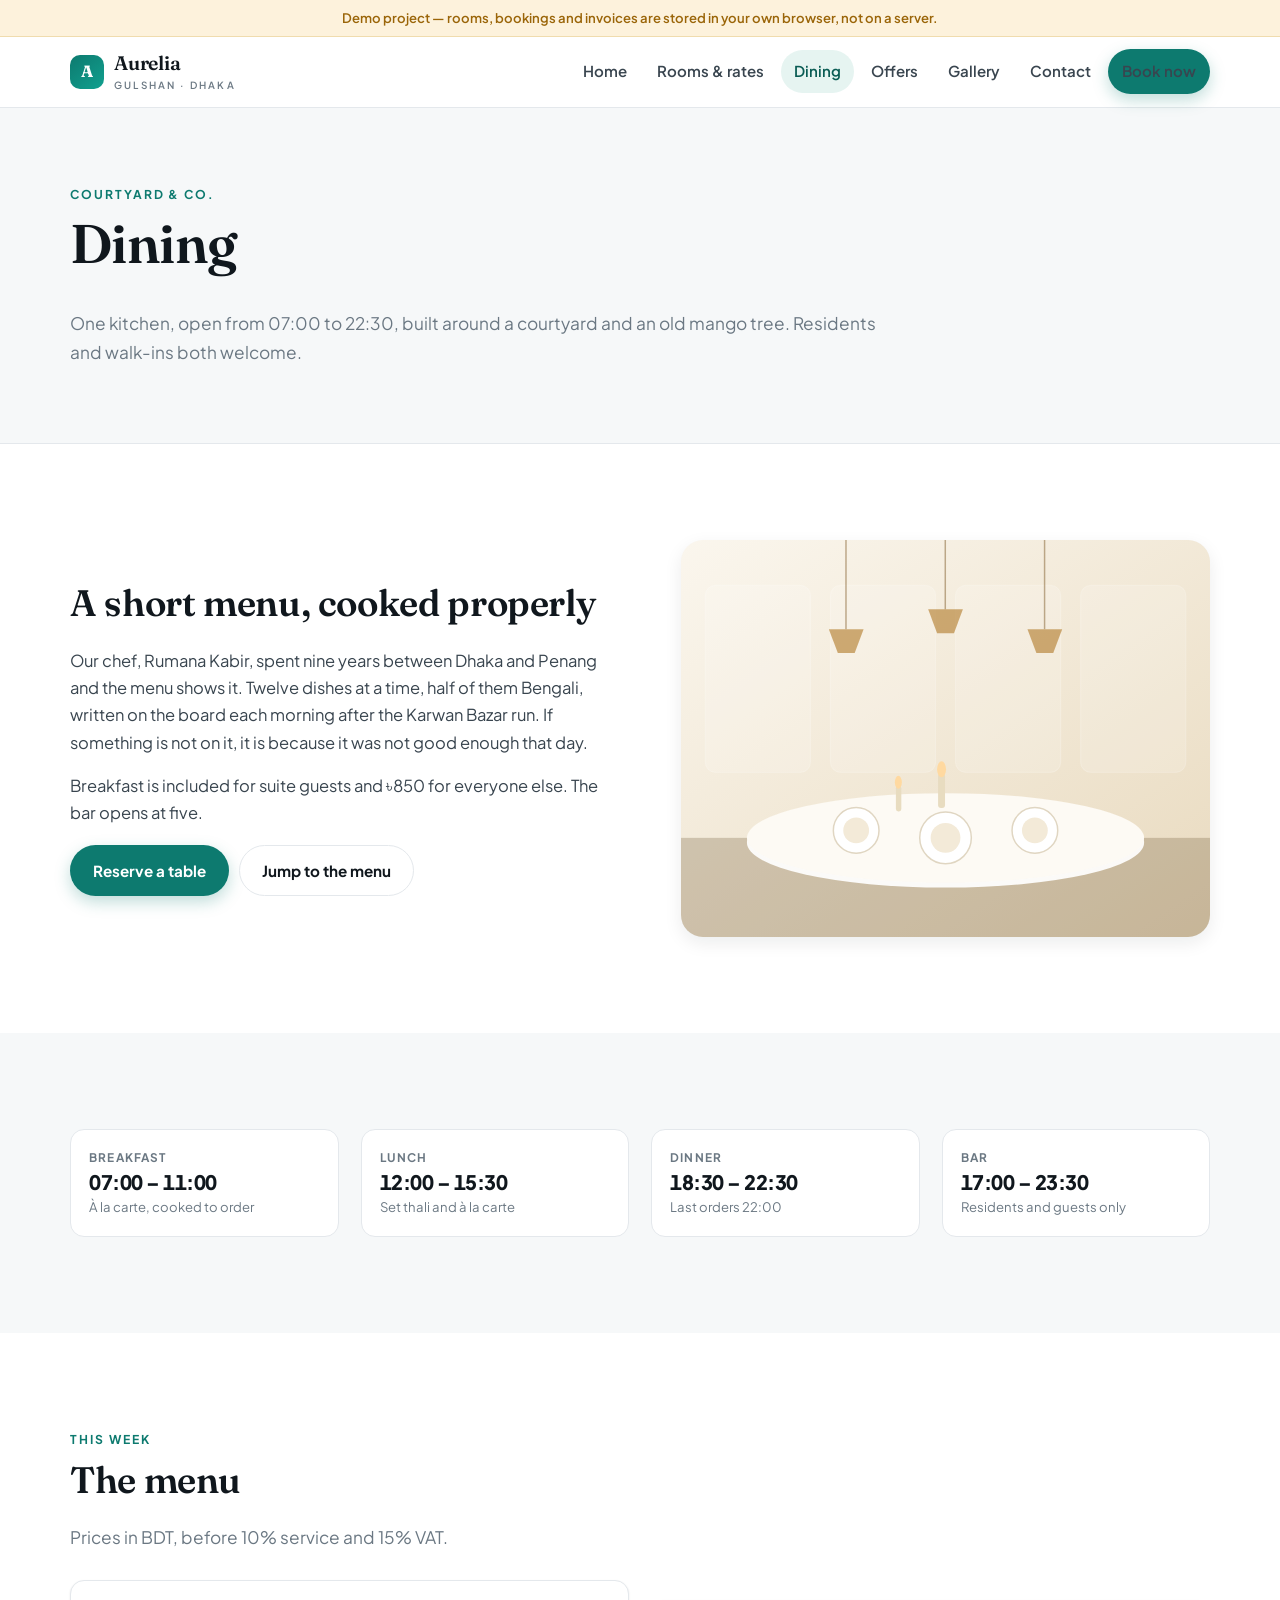
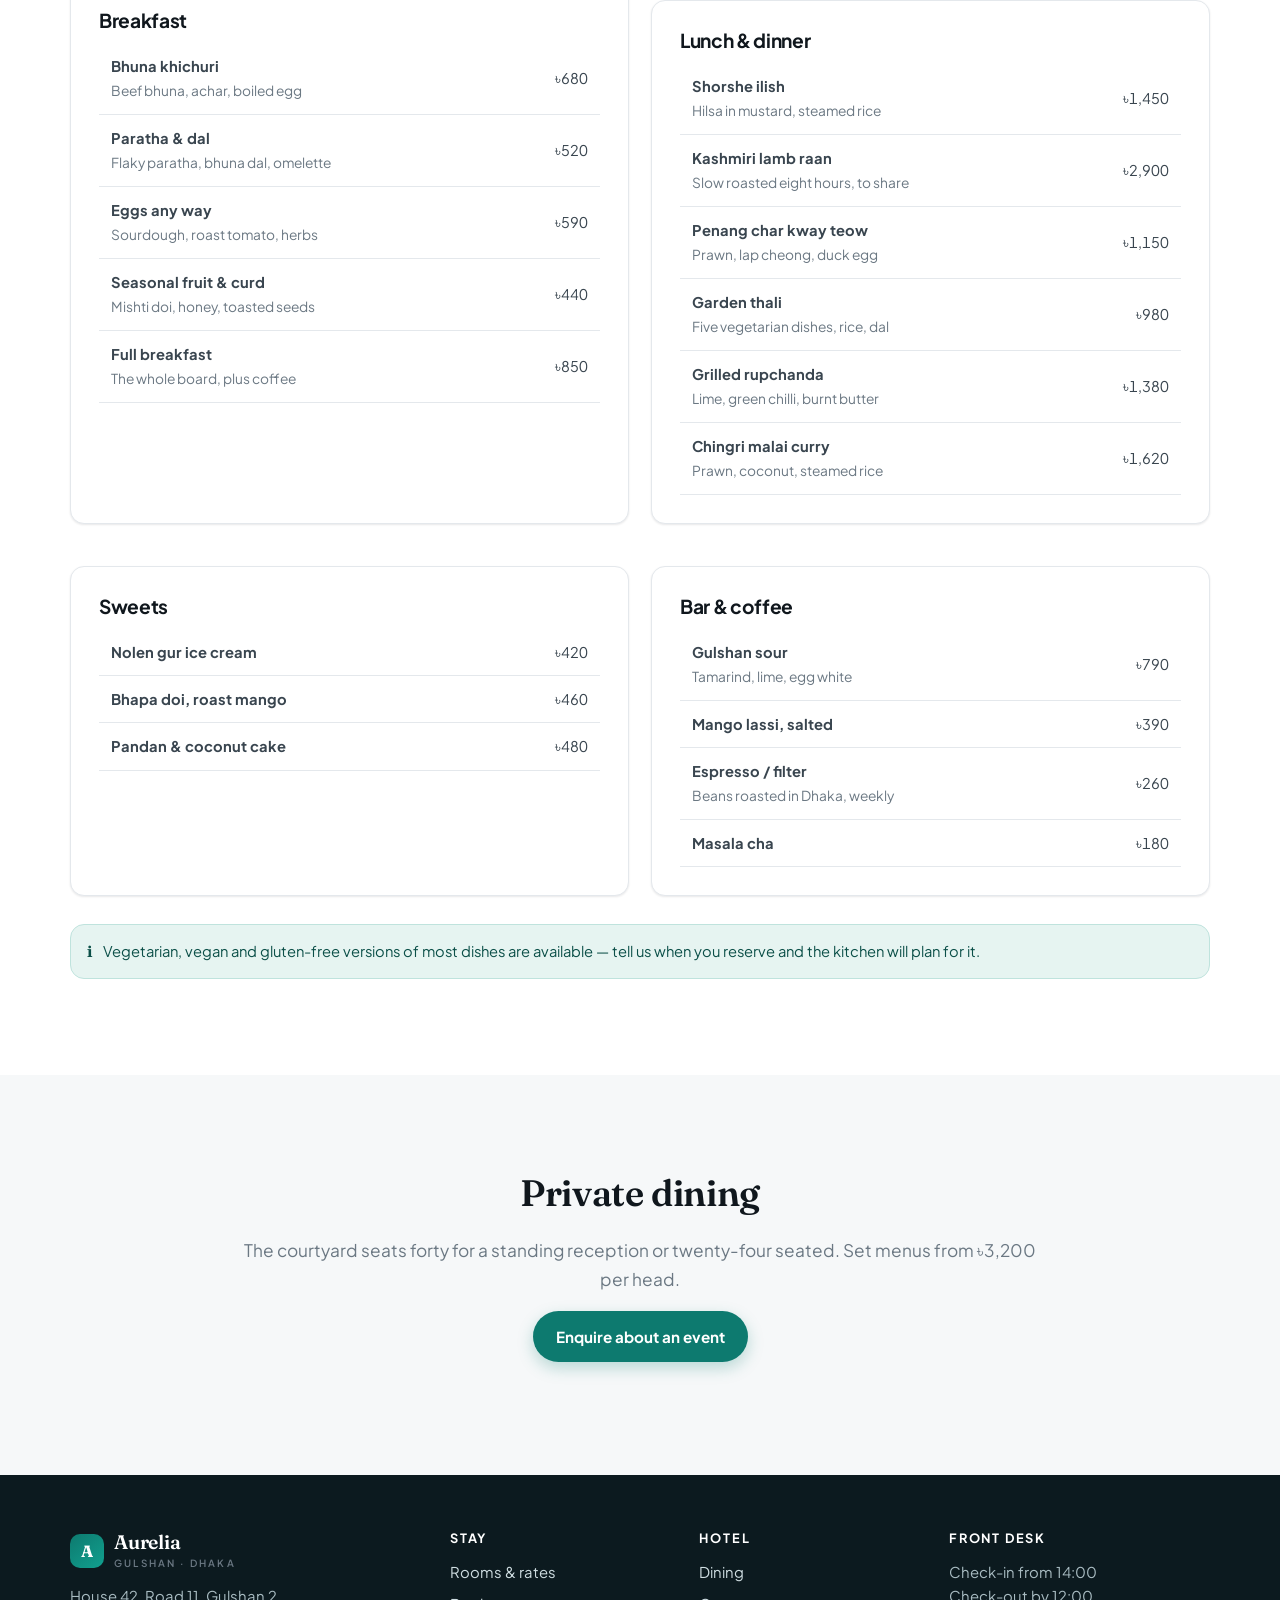
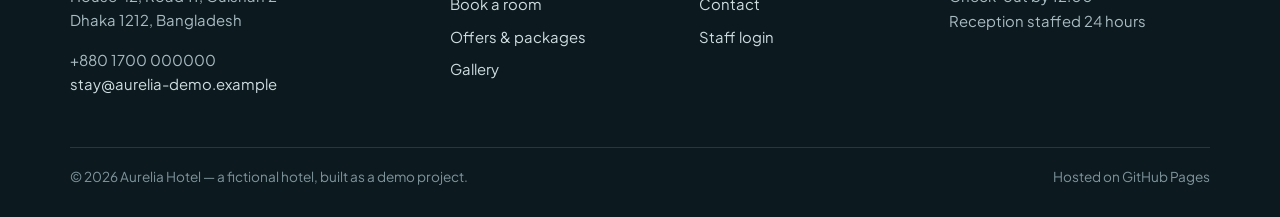
<file: dining.html>
<!doctype html>
<html lang="en">
<head>
<meta charset="utf-8">
<meta name="viewport" content="width=device-width, initial-scale=1">
<title>Dining — Courtyard &amp; Co. at Aurelia, Dhaka</title>
<meta name="description" content="Courtyard &amp; Co., the all-day kitchen and bar at Aurelia Hotel in Gulshan 2, Dhaka. Breakfast, lunch, dinner and a short cocktail list.">
<link rel="icon" href="assets/img/favicon.svg" type="image/svg+xml">
<link rel="preconnect" href="https://fonts.googleapis.com">
<link rel="preconnect" href="https://fonts.gstatic.com" crossorigin>
<link href="https://fonts.googleapis.com/css2?family=Fraunces:opsz,wght@9..144,500;9..144,600;9..144,700&family=Plus+Jakarta+Sans:wght@400;500;600;700;800&display=swap" rel="stylesheet">
<link rel="stylesheet" href="assets/css/style.css">
</head>
<body>

<div class="demo-flag">Demo project — rooms, bookings and invoices are stored in your own browser, not on a server.</div>

<header class="site-header">
  <nav class="wrap nav" aria-label="Main">
    <a class="brand" href="index.html">
      <span class="brand__mark">A</span>
      <span><span class="brand__name">Aurelia</span><span class="brand__sub">Gulshan · Dhaka</span></span>
    </a>
    <button class="nav__toggle" type="button" aria-expanded="false" aria-controls="navLinks" aria-label="Menu"><span></span></button>
    <div class="nav__links" id="navLinks">
      <a href="index.html">Home</a>
      <a href="rooms.html">Rooms &amp; rates</a>
      <a href="dining.html">Dining</a>
      <a href="offers.html">Offers</a>
      <a href="gallery.html">Gallery</a>
      <a href="contact.html">Contact</a>
      <a class="btn btn--primary btn--sm" href="booking.html">Book now</a>
    </div>
  </nav>
</header>

<main>

  <section class="page-head">
    <div class="wrap">
      <p class="eyebrow">Courtyard &amp; Co.</p>
      <h1 class="display">Dining</h1>
      <p class="lede">One kitchen, open from 07:00 to 22:30, built around a courtyard and an old mango tree. Residents and walk-ins both welcome.</p>
    </div>
  </section>

  <section class="section">
    <div class="wrap split">
      <div>
        <h2 class="display">A short menu, cooked properly</h2>
        <p>Our chef, Rumana Kabir, spent nine years between Dhaka and Penang and the menu shows it. Twelve dishes at a time, half of them Bengali, written on the board each morning after the Karwan Bazar run. If something is not on it, it is because it was not good enough that day.</p>
        <p>Breakfast is included for suite guests and ৳850 for everyone else. The bar opens at five.</p>
        <div class="row mt-2">
          <a class="btn btn--primary" href="contact.html">Reserve a table</a>
          <a class="btn btn--ghost" href="#menu">Jump to the menu</a>
        </div>
      </div>
      <div class="media-frame" style="background-image:url('assets/img/dining.svg')"></div>
    </div>
  </section>

  <section class="section section--tint">
    <div class="wrap">
      <div class="grid grid--4">
        <div class="stat">
          <span class="stat__label">Breakfast</span>
          <span class="stat__value" style="font-size:1.25rem">07:00 – 11:00</span>
          <span class="stat__note">À la carte, cooked to order</span>
        </div>
        <div class="stat">
          <span class="stat__label">Lunch</span>
          <span class="stat__value" style="font-size:1.25rem">12:00 – 15:30</span>
          <span class="stat__note">Set thali and à la carte</span>
        </div>
        <div class="stat">
          <span class="stat__label">Dinner</span>
          <span class="stat__value" style="font-size:1.25rem">18:30 – 22:30</span>
          <span class="stat__note">Last orders 22:00</span>
        </div>
        <div class="stat">
          <span class="stat__label">Bar</span>
          <span class="stat__value" style="font-size:1.25rem">17:00 – 23:30</span>
          <span class="stat__note">Residents and guests only</span>
        </div>
      </div>
    </div>
  </section>

  <section class="section" id="menu">
    <div class="wrap">
      <p class="eyebrow">This week</p>
      <h2 class="display">The menu</h2>
      <p class="lede">Prices in BDT, before 10% service and 15% VAT.</p>

      <div class="grid grid--2 mt-3">

        <div class="panel">
          <h3>Breakfast</h3>
          <div class="table-scroll">
            <table class="data" style="min-width:0">
              <tbody>
                <tr><td><strong>Bhuna khichuri</strong><br><span class="small muted">Beef bhuna, achar, boiled egg</span></td><td class="num nowrap">৳680</td></tr>
                <tr><td><strong>Paratha &amp; dal</strong><br><span class="small muted">Flaky paratha, bhuna dal, omelette</span></td><td class="num nowrap">৳520</td></tr>
                <tr><td><strong>Eggs any way</strong><br><span class="small muted">Sourdough, roast tomato, herbs</span></td><td class="num nowrap">৳590</td></tr>
                <tr><td><strong>Seasonal fruit &amp; curd</strong><br><span class="small muted">Mishti doi, honey, toasted seeds</span></td><td class="num nowrap">৳440</td></tr>
                <tr><td><strong>Full breakfast</strong><br><span class="small muted">The whole board, plus coffee</span></td><td class="num nowrap">৳850</td></tr>
              </tbody>
            </table>
          </div>
        </div>

        <div class="panel">
          <h3>Lunch &amp; dinner</h3>
          <div class="table-scroll">
            <table class="data" style="min-width:0">
              <tbody>
                <tr><td><strong>Shorshe ilish</strong><br><span class="small muted">Hilsa in mustard, steamed rice</span></td><td class="num nowrap">৳1,450</td></tr>
                <tr><td><strong>Kashmiri lamb raan</strong><br><span class="small muted">Slow roasted eight hours, to share</span></td><td class="num nowrap">৳2,900</td></tr>
                <tr><td><strong>Penang char kway teow</strong><br><span class="small muted">Prawn, lap cheong, duck egg</span></td><td class="num nowrap">৳1,150</td></tr>
                <tr><td><strong>Garden thali</strong><br><span class="small muted">Five vegetarian dishes, rice, dal</span></td><td class="num nowrap">৳980</td></tr>
                <tr><td><strong>Grilled rupchanda</strong><br><span class="small muted">Lime, green chilli, burnt butter</span></td><td class="num nowrap">৳1,380</td></tr>
                <tr><td><strong>Chingri malai curry</strong><br><span class="small muted">Prawn, coconut, steamed rice</span></td><td class="num nowrap">৳1,620</td></tr>
              </tbody>
            </table>
          </div>
        </div>

        <div class="panel">
          <h3>Sweets</h3>
          <div class="table-scroll">
            <table class="data" style="min-width:0">
              <tbody>
                <tr><td><strong>Nolen gur ice cream</strong></td><td class="num nowrap">৳420</td></tr>
                <tr><td><strong>Bhapa doi, roast mango</strong></td><td class="num nowrap">৳460</td></tr>
                <tr><td><strong>Pandan &amp; coconut cake</strong></td><td class="num nowrap">৳480</td></tr>
              </tbody>
            </table>
          </div>
        </div>

        <div class="panel">
          <h3>Bar &amp; coffee</h3>
          <div class="table-scroll">
            <table class="data" style="min-width:0">
              <tbody>
                <tr><td><strong>Gulshan sour</strong><br><span class="small muted">Tamarind, lime, egg white</span></td><td class="num nowrap">৳790</td></tr>
                <tr><td><strong>Mango lassi, salted</strong></td><td class="num nowrap">৳390</td></tr>
                <tr><td><strong>Espresso / filter</strong><br><span class="small muted">Beans roasted in Dhaka, weekly</span></td><td class="num nowrap">৳260</td></tr>
                <tr><td><strong>Masala cha</strong></td><td class="num nowrap">৳180</td></tr>
              </tbody>
            </table>
          </div>
        </div>

      </div>

      <div class="notice notice--info mt-3">
        <span>ℹ</span>
        <span>Vegetarian, vegan and gluten-free versions of most dishes are available — tell us when you reserve and the kitchen will plan for it.</span>
      </div>
    </div>
  </section>

  <section class="section section--tint">
    <div class="wrap center">
      <h2 class="display">Private dining</h2>
      <p class="lede">The courtyard seats forty for a standing reception or twenty-four seated. Set menus from ৳3,200 per head.</p>
      <p class="mt-2"><a class="btn btn--primary" href="contact.html">Enquire about an event</a></p>
    </div>
  </section>

</main>

<footer class="site-footer">
  <div class="wrap">
    <div class="footer-grid">
      <div>
        <div class="brand" style="color:#fff;margin-bottom:12px">
          <span class="brand__mark">A</span>
          <span><span class="brand__name">Aurelia</span><span class="brand__sub">Gulshan · Dhaka</span></span>
        </div>
        <p>House 42, Road 11, Gulshan 2<br>Dhaka 1212, Bangladesh</p>
        <p>+880 1700 000000<br><a href="mailto:stay@aurelia-demo.example">stay@aurelia-demo.example</a></p>
      </div>
      <div>
        <h4>Stay</h4>
        <ul>
          <li><a href="rooms.html">Rooms &amp; rates</a></li>
          <li><a href="booking.html">Book a room</a></li>
          <li><a href="offers.html">Offers &amp; packages</a></li>
          <li><a href="gallery.html">Gallery</a></li>
        </ul>
      </div>
      <div>
        <h4>Hotel</h4>
        <ul>
          <li><a href="dining.html">Dining</a></li>
          <li><a href="contact.html">Contact</a></li>
          <li><a href="admin.html">Staff login</a></li>
        </ul>
      </div>
      <div>
        <h4>Front desk</h4>
        <p>Check-in from 14:00<br>Check-out by 12:00<br>Reception staffed 24 hours</p>
      </div>
    </div>
    <div class="footer-bottom">
      <span>© <span id="year">2026</span> Aurelia Hotel — a fictional hotel, built as a demo project.</span>
      <span>Hosted on GitHub Pages</span>
    </div>
  </div>
</footer>

<script src="assets/js/data.js"></script>
<script src="assets/js/main.js"></script>
</body>
</html>
</file>
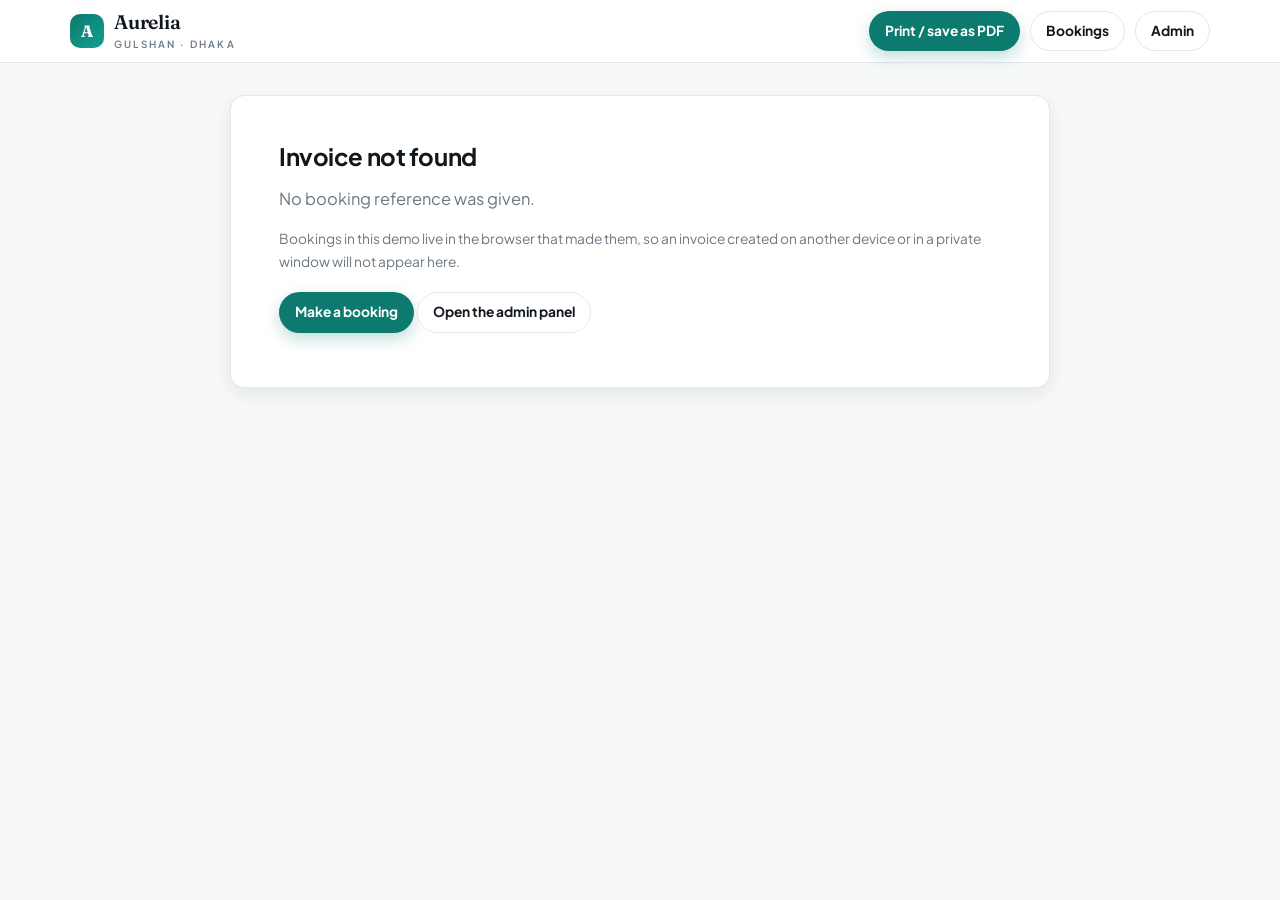
<file: invoice.html>
<!doctype html>
<html lang="en">
<head>
<meta charset="utf-8">
<meta name="viewport" content="width=device-width, initial-scale=1">
<title>Invoice — Aurelia Hotel, Dhaka</title>
<meta name="robots" content="noindex">
<link rel="icon" href="assets/img/favicon.svg" type="image/svg+xml">
<link rel="preconnect" href="https://fonts.googleapis.com">
<link rel="preconnect" href="https://fonts.gstatic.com" crossorigin>
<link href="https://fonts.googleapis.com/css2?family=Fraunces:opsz,wght@9..144,500;9..144,600;9..144,700&family=Plus+Jakarta+Sans:wght@400;500;600;700;800&display=swap" rel="stylesheet">
<link rel="stylesheet" href="assets/css/style.css">
<style>
  body { background: var(--surface-2); }

  .sheet {
    background: #fff;
    max-width: 820px;
    margin: 32px auto;
    padding: 46px 48px 38px;
    border: 1px solid var(--line);
    border-radius: var(--r);
    box-shadow: var(--shadow);
  }
  @media (max-width: 640px) { .sheet { padding: 26px 20px; margin: 16px; } }

  .inv-head { display: flex; justify-content: space-between; gap: 24px; flex-wrap: wrap;
              padding-bottom: 24px; border-bottom: 2px solid var(--ink); }
  .inv-title { text-align: right; }
  .inv-title h1 { font-size: 1.9rem; margin: 0 0 4px; letter-spacing: .02em; }

  .inv-meta { display: grid; grid-template-columns: 1fr 1fr; gap: 24px; padding: 24px 0; }
  @media (max-width: 560px) { .inv-meta { grid-template-columns: 1fr; } }
  .inv-meta .label { display: block; margin-bottom: 4px; }

  .totals { margin-left: auto; width: min(340px, 100%); margin-top: 18px; }
  .totals .sum-line { display: flex; justify-content: space-between; padding: 7px 0; font-size: .95rem; }
  .totals .grand { border-top: 2px solid var(--ink); margin-top: 8px; padding-top: 12px;
                   font-size: 1.22rem; font-weight: 800; color: var(--ink); }

  .stamp { display: inline-block; border: 3px solid currentColor; border-radius: 10px;
           padding: 6px 16px; font-weight: 800; letter-spacing: .12em; text-transform: uppercase;
           transform: rotate(-6deg); font-size: 1rem; }
  .stamp--paid { color: var(--ok); }
  .stamp--due  { color: var(--bad); }

  .inv-foot { margin-top: 34px; padding-top: 18px; border-top: 1px solid var(--line);
              font-size: .83rem; color: var(--muted); }

  @media print {
    body { background: #fff; }
    .sheet { box-shadow: none; border: 0; margin: 0; max-width: none; padding: 0; }
    @page { margin: 16mm; }
  }
</style>
</head>
<body>

<div class="no-print" style="background:#fff;border-bottom:1px solid var(--line)">
  <div class="wrap row" style="min-height:62px;gap:10px">
    <a class="brand" href="index.html" style="margin-right:auto">
      <span class="brand__mark">A</span>
      <span><span class="brand__name">Aurelia</span><span class="brand__sub">Gulshan · Dhaka</span></span>
    </a>
    <button class="btn btn--primary btn--sm" type="button" onclick="window.print()">Print / save as PDF</button>
    <a class="btn btn--ghost btn--sm" href="booking.html">Bookings</a>
    <a class="btn btn--ghost btn--sm" href="admin.html">Admin</a>
  </div>
</div>

<main id="invoiceHost"></main>

<script src="assets/js/data.js"></script>
<script src="assets/js/main.js"></script>
<script>
document.addEventListener('DOMContentLoaded', () => {
  const host = qs('#invoiceHost');
  const ref  = param('ref').toUpperCase();
  const b    = ref ? DB.booking(ref) : null;

  if (!b) {
    host.innerHTML = `
      <div class="sheet">
        <h1 style="font-size:1.5rem">Invoice not found</h1>
        <p class="muted">${ref
          ? `There is no booking with reference <strong>${ref}</strong> in this browser.`
          : 'No booking reference was given.'}</p>
        <p class="small muted">Bookings in this demo live in the browser that made them, so an invoice created
        on another device or in a private window will not appear here.</p>
        <p class="mt-2">
          <a class="btn btn--primary btn--sm" href="booking.html">Make a booking</a>
          <a class="btn btn--ghost btn--sm" href="admin.html">Open the admin panel</a>
        </p>
      </div>`;
    return;
  }

  const invNo = 'INV-' + b.ref.replace('AUR-', '');
  const issued = prettyDateTime(b.createdAt);
  const cancelled = b.status === 'cancelled';

  const stamp = cancelled
    ? '<span class="stamp stamp--due">Cancelled</span>'
    : (b.paid ? '<span class="stamp stamp--paid">Paid</span>'
              : '<span class="stamp stamp--due">Due</span>');

  const offerRow = b.discount > 0 ? `
    <tr>
      <td>Offer <strong>${b.offerCode}</strong> applied to the room rate</td>
      <td class="num">—</td>
      <td class="num" style="color:var(--ok)">−${moneyTk(b.discount)}</td>
    </tr>` : '';

  host.innerHTML = `
    <article class="sheet">

      <header class="inv-head">
        <div>
          <div class="brand" style="margin-bottom:10px">
            <span class="brand__mark">A</span>
            <span><span class="brand__name">Aurelia</span><span class="brand__sub">Hotel &amp; Residence</span></span>
          </div>
          <p class="small muted" style="margin:0">
            House 42, Road 11, Gulshan 2<br>
            Dhaka 1212, Bangladesh<br>
            +880 1700 000000<br>
            stay@aurelia-demo.example<br>
            BIN 000000000-0000 (demo)
          </p>
        </div>
        <div class="inv-title">
          <h1 class="display">Invoice</h1>
          <p class="small muted" style="margin:0">
            <strong>${invNo}</strong><br>
            Booking ${b.ref}<br>
            Issued ${issued}
          </p>
          <p style="margin:14px 0 0">${stamp}</p>
        </div>
      </header>

      <section class="inv-meta">
        <div>
          <span class="label">Billed to</span>
          <strong>${b.guest.name || 'Guest'}</strong><br>
          <span class="small muted">
            ${b.guest.email || ''}${b.guest.email && b.guest.phone ? '<br>' : ''}${b.guest.phone || ''}
          </span>
        </div>
        <div>
          <span class="label">Stay</span>
          <strong>${b.typeName} · Room ${b.roomNumber}</strong><br>
          <span class="small muted">
            ${prettyDate(b.checkIn)} → ${prettyDate(b.checkOut)}<br>
            ${b.nights} night${b.nights > 1 ? 's' : ''} · ${b.guests} guest${b.guests > 1 ? 's' : ''}<br>
            Check-in ${HOTEL.checkIn} · Check-out ${HOTEL.checkOut}
          </span>
        </div>
      </section>

      <div class="table-scroll">
        <table class="data" style="min-width:0">
          <thead>
            <tr>
              <th>Description</th>
              <th class="num">Qty</th>
              <th class="num">Amount</th>
            </tr>
          </thead>
          <tbody>
            <tr>
              <td>
                <strong>${b.typeName}</strong> — room ${b.roomNumber}<br>
                <span class="small muted">${moneyTk(b.rate)} per night</span>
              </td>
              <td class="num">${b.nights}</td>
              <td class="num">${moneyTk(b.roomTotal)}</td>
            </tr>
            ${offerRow}
          </tbody>
        </table>
      </div>

      <div class="totals">
        <div class="sum-line"><span>Subtotal</span><span>${moneyTk(b.roomTotal - b.discount)}</span></div>
        <div class="sum-line"><span>Service charge (10%)</span><span>${moneyTk(b.service)}</span></div>
        <div class="sum-line"><span>VAT (15%)</span><span>${moneyTk(b.vat)}</span></div>
        <div class="sum-line grand"><span>${cancelled ? 'Cancelled total' : (b.paid ? 'Paid' : 'Amount due')}</span>
          <span>${moneyTk(b.total)}</span></div>
      </div>

      ${b.guest.notes ? `<p class="small muted mt-3"><strong>Notes:</strong> ${b.guest.notes}</p>` : ''}

      <footer class="inv-foot">
        <p style="margin:0 0 6px"><strong>Payment</strong> — settle at the front desk on departure.
        We take cash, bKash, Visa, Mastercard and AmEx. Bank transfer details on request.</p>
        <p style="margin:0 0 6px"><strong>Cancellation</strong> — free up to 48 hours before check-in;
        one night is charged inside that window.</p>
        <p style="margin:0">This invoice was generated by the Aurelia demo booking system.
        Aurelia is a fictional hotel and this document has no commercial or legal standing.</p>
      </footer>

    </article>

    <p class="center small muted no-print" style="margin:0 0 40px">
      Tip: in the print dialog choose <em>Save as PDF</em> to keep a copy.
    </p>`;
});
</script>
</body>
</html>
</file>
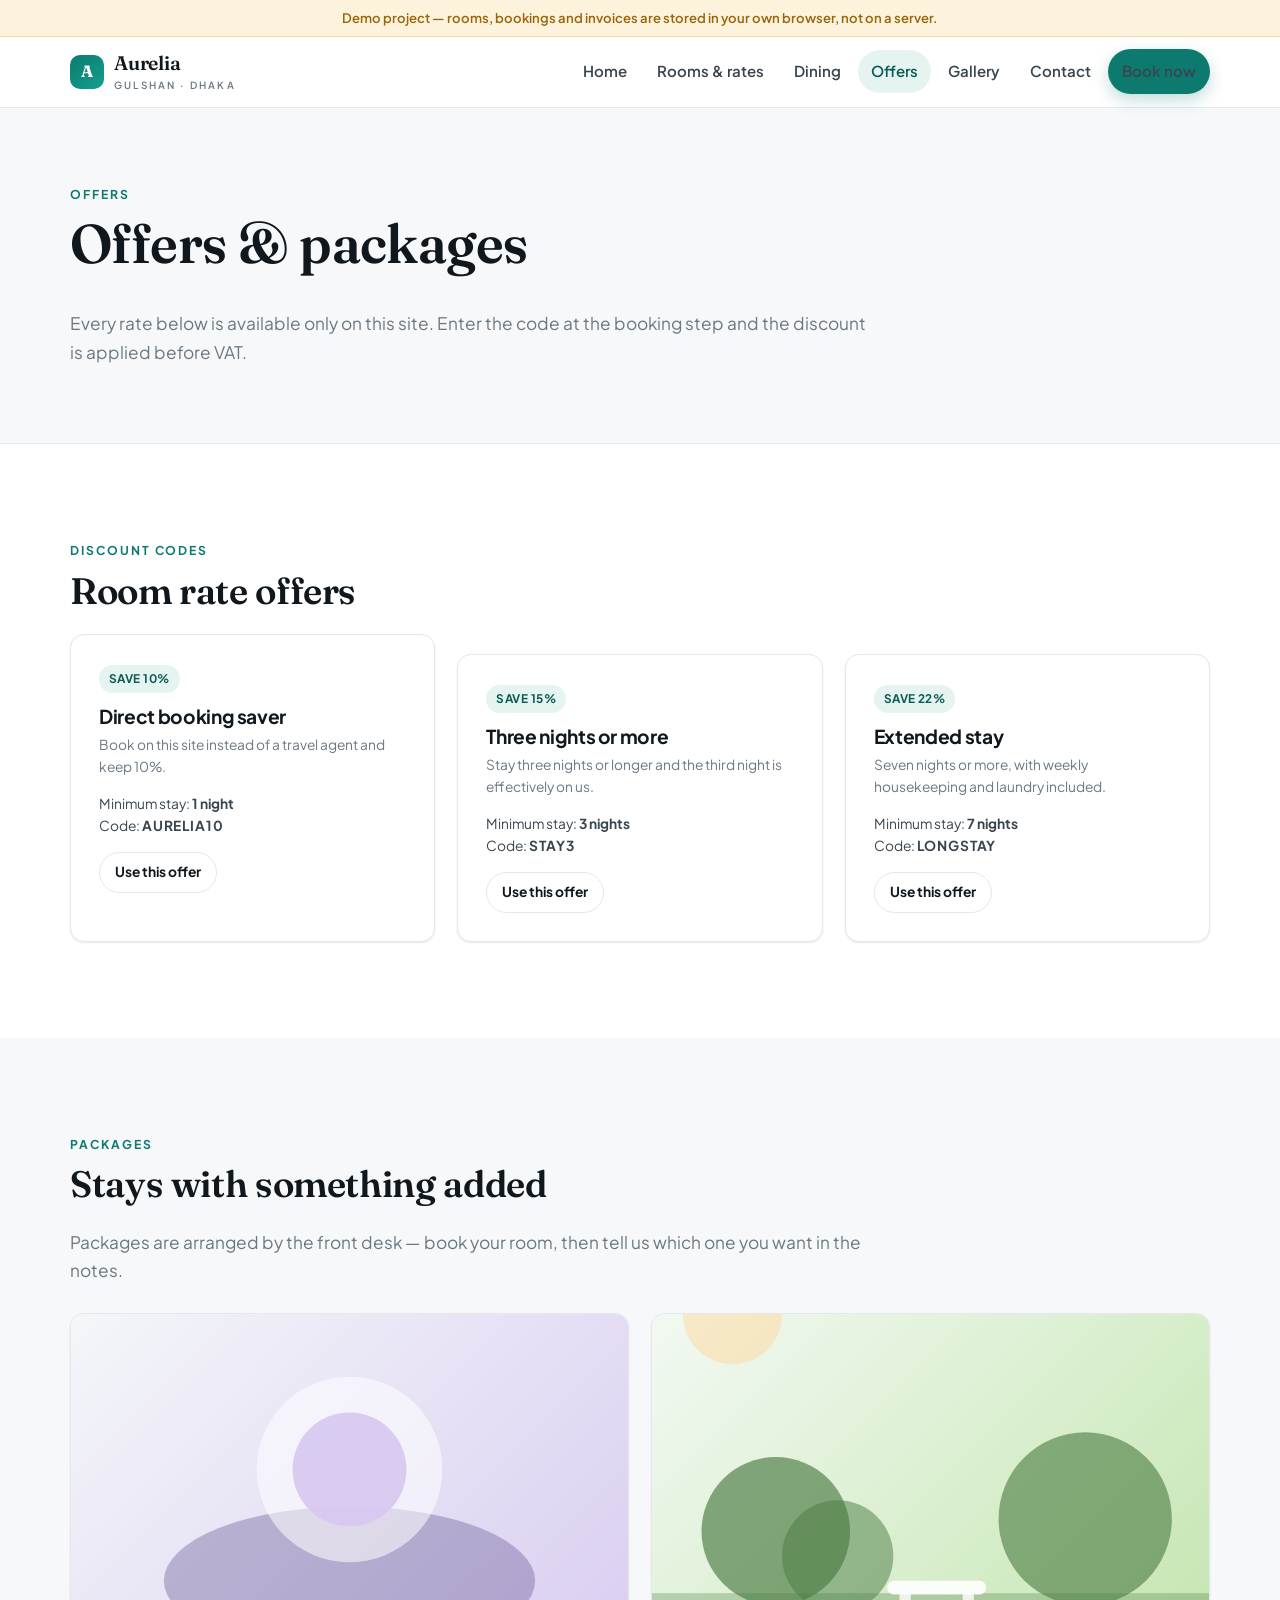
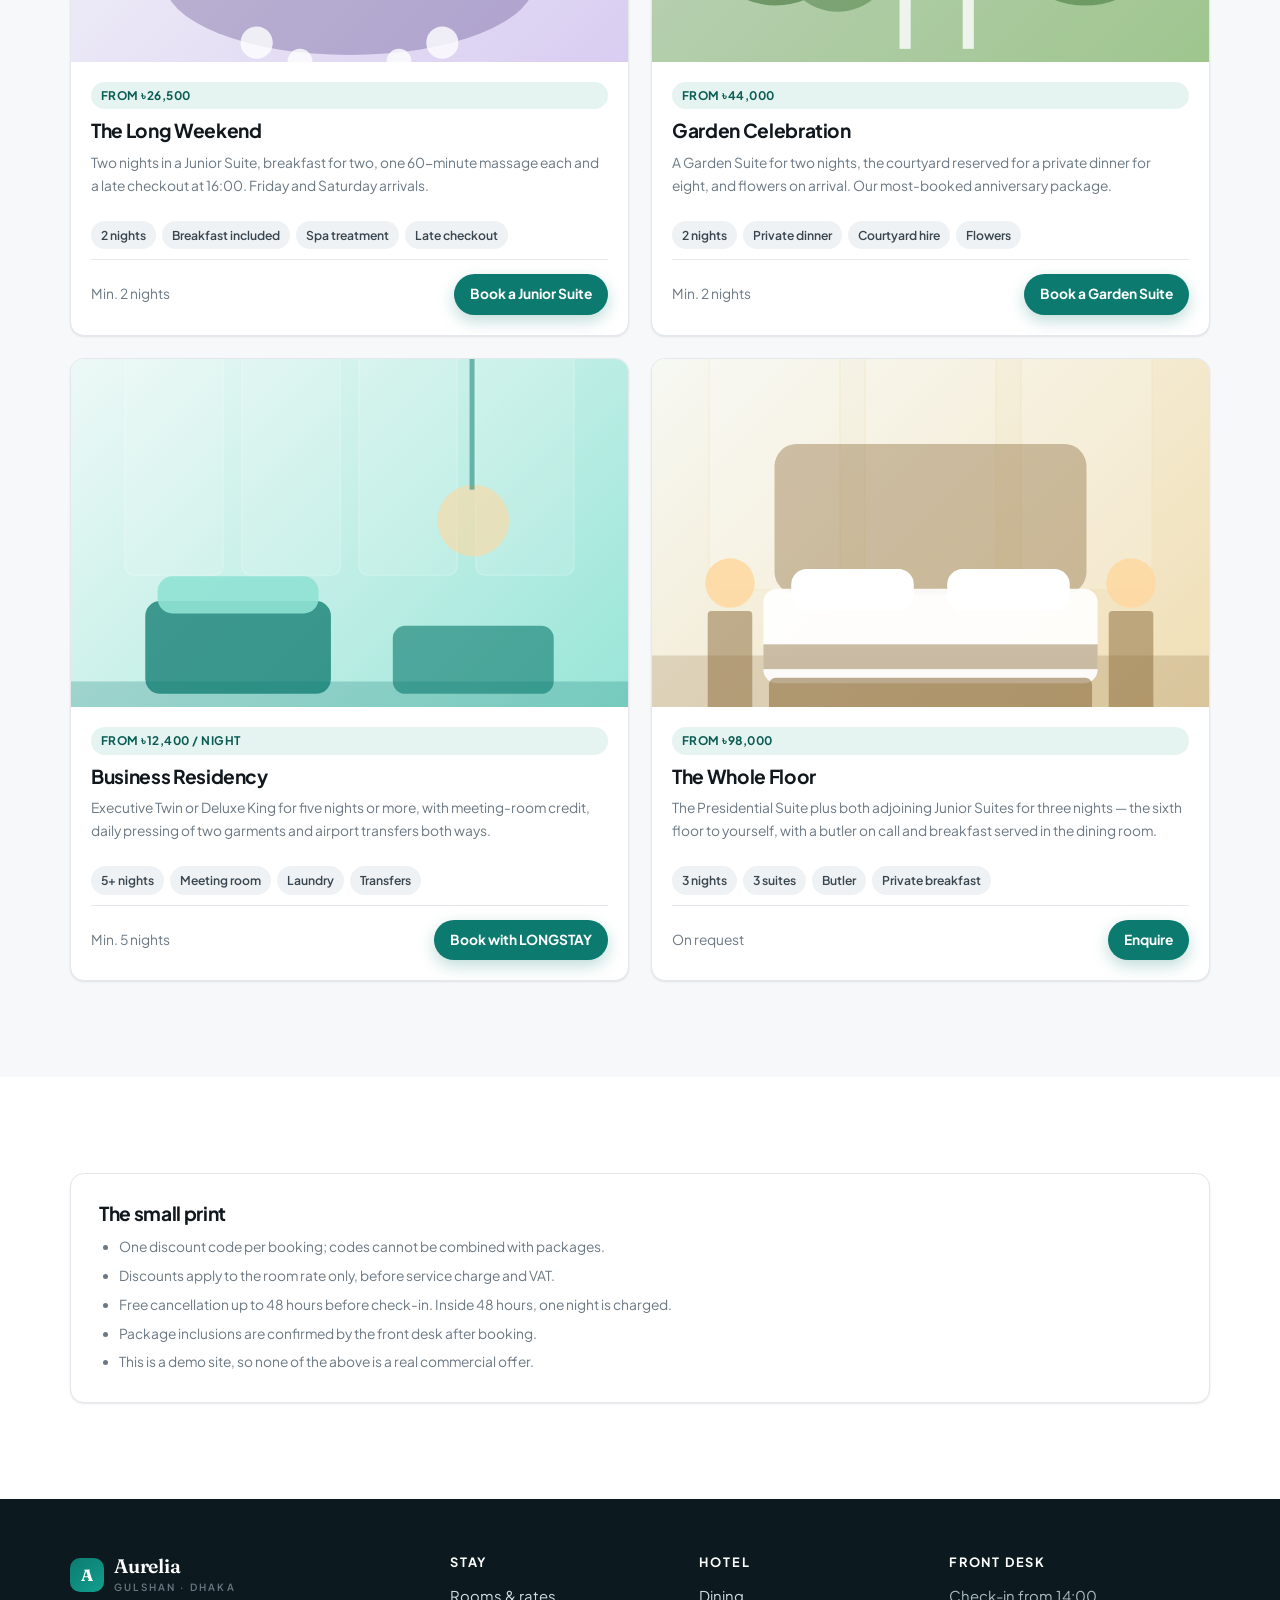
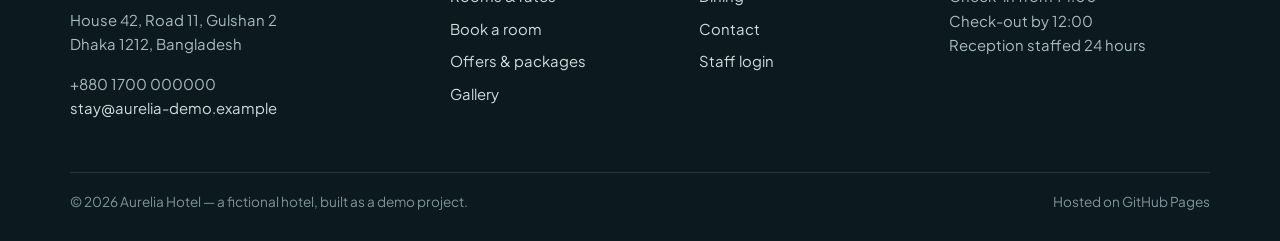
<file: offers.html>
<!doctype html>
<html lang="en">
<head>
<meta charset="utf-8">
<meta name="viewport" content="width=device-width, initial-scale=1">
<title>Offers &amp; Packages — Aurelia Hotel, Dhaka</title>
<meta name="description" content="Direct-booking discounts, extended-stay rates and packages at Aurelia Hotel in Gulshan 2, Dhaka.">
<link rel="icon" href="assets/img/favicon.svg" type="image/svg+xml">
<link rel="preconnect" href="https://fonts.googleapis.com">
<link rel="preconnect" href="https://fonts.gstatic.com" crossorigin>
<link href="https://fonts.googleapis.com/css2?family=Fraunces:opsz,wght@9..144,500;9..144,600;9..144,700&family=Plus+Jakarta+Sans:wght@400;500;600;700;800&display=swap" rel="stylesheet">
<link rel="stylesheet" href="assets/css/style.css">
</head>
<body>

<div class="demo-flag">Demo project — rooms, bookings and invoices are stored in your own browser, not on a server.</div>

<header class="site-header">
  <nav class="wrap nav" aria-label="Main">
    <a class="brand" href="index.html">
      <span class="brand__mark">A</span>
      <span><span class="brand__name">Aurelia</span><span class="brand__sub">Gulshan · Dhaka</span></span>
    </a>
    <button class="nav__toggle" type="button" aria-expanded="false" aria-controls="navLinks" aria-label="Menu"><span></span></button>
    <div class="nav__links" id="navLinks">
      <a href="index.html">Home</a>
      <a href="rooms.html">Rooms &amp; rates</a>
      <a href="dining.html">Dining</a>
      <a href="offers.html">Offers</a>
      <a href="gallery.html">Gallery</a>
      <a href="contact.html">Contact</a>
      <a class="btn btn--primary btn--sm" href="booking.html">Book now</a>
    </div>
  </nav>
</header>

<main>

  <section class="page-head">
    <div class="wrap">
      <p class="eyebrow">Offers</p>
      <h1 class="display">Offers &amp; packages</h1>
      <p class="lede">Every rate below is available only on this site. Enter the code at the booking step and the discount is applied before VAT.</p>
    </div>
  </section>

  <section class="section">
    <div class="wrap">
      <p class="eyebrow">Discount codes</p>
      <h2 class="display">Room rate offers</h2>
      <div class="grid grid--3 mt-2" id="offerList"></div>
    </div>
  </section>

  <section class="section section--tint">
    <div class="wrap">
      <p class="eyebrow">Packages</p>
      <h2 class="display">Stays with something added</h2>
      <p class="lede">Packages are arranged by the front desk — book your room, then tell us which one you want in the notes.</p>

      <div class="grid grid--2 mt-3">
        <article class="card">
          <div class="card__media" style="background-image:url('assets/img/g-spa.svg')"></div>
          <div class="card__body">
            <span class="badge badge--info">From ৳26,500</span>
            <h3>The Long Weekend</h3>
            <p class="small muted">Two nights in a Junior Suite, breakfast for two, one 60-minute massage each and a late checkout at 16:00. Friday and Saturday arrivals.</p>
            <ul class="taglist">
              <li>2 nights</li><li>Breakfast included</li><li>Spa treatment</li><li>Late checkout</li>
            </ul>
            <div class="card__foot">
              <span class="small muted">Min. 2 nights</span>
              <a class="btn btn--primary btn--sm" href="booking.html?type=JSU">Book a Junior Suite</a>
            </div>
          </div>
        </article>

        <article class="card">
          <div class="card__media" style="background-image:url('assets/img/g-terrace.svg')"></div>
          <div class="card__body">
            <span class="badge badge--info">From ৳44,000</span>
            <h3>Garden Celebration</h3>
            <p class="small muted">A Garden Suite for two nights, the courtyard reserved for a private dinner for eight, and flowers on arrival. Our most-booked anniversary package.</p>
            <ul class="taglist">
              <li>2 nights</li><li>Private dinner</li><li>Courtyard hire</li><li>Flowers</li>
            </ul>
            <div class="card__foot">
              <span class="small muted">Min. 2 nights</span>
              <a class="btn btn--primary btn--sm" href="booking.html?type=GSU">Book a Garden Suite</a>
            </div>
          </div>
        </article>

        <article class="card">
          <div class="card__media" style="background-image:url('assets/img/g-lobby.svg')"></div>
          <div class="card__body">
            <span class="badge badge--info">From ৳12,400 / night</span>
            <h3>Business Residency</h3>
            <p class="small muted">Executive Twin or Deluxe King for five nights or more, with meeting-room credit, daily pressing of two garments and airport transfers both ways.</p>
            <ul class="taglist">
              <li>5+ nights</li><li>Meeting room</li><li>Laundry</li><li>Transfers</li>
            </ul>
            <div class="card__foot">
              <span class="small muted">Min. 5 nights</span>
              <a class="btn btn--primary btn--sm" href="booking.html?type=EXT&amp;offer=LONGSTAY">Book with LONGSTAY</a>
            </div>
          </div>
        </article>

        <article class="card">
          <div class="card__media" style="background-image:url('assets/img/g-suite.svg')"></div>
          <div class="card__body">
            <span class="badge badge--info">From ৳98,000</span>
            <h3>The Whole Floor</h3>
            <p class="small muted">The Presidential Suite plus both adjoining Junior Suites for three nights — the sixth floor to yourself, with a butler on call and breakfast served in the dining room.</p>
            <ul class="taglist">
              <li>3 nights</li><li>3 suites</li><li>Butler</li><li>Private breakfast</li>
            </ul>
            <div class="card__foot">
              <span class="small muted">On request</span>
              <a class="btn btn--primary btn--sm" href="contact.html">Enquire</a>
            </div>
          </div>
        </article>
      </div>
    </div>
  </section>

  <section class="section">
    <div class="wrap">
      <div class="panel">
        <h3>The small print</h3>
        <ul class="small muted" style="margin:0;padding-left:20px;display:grid;gap:6px">
          <li>One discount code per booking; codes cannot be combined with packages.</li>
          <li>Discounts apply to the room rate only, before service charge and VAT.</li>
          <li>Free cancellation up to 48 hours before check-in. Inside 48 hours, one night is charged.</li>
          <li>Package inclusions are confirmed by the front desk after booking.</li>
          <li>This is a demo site, so none of the above is a real commercial offer.</li>
        </ul>
      </div>
    </div>
  </section>

</main>

<footer class="site-footer">
  <div class="wrap">
    <div class="footer-grid">
      <div>
        <div class="brand" style="color:#fff;margin-bottom:12px">
          <span class="brand__mark">A</span>
          <span><span class="brand__name">Aurelia</span><span class="brand__sub">Gulshan · Dhaka</span></span>
        </div>
        <p>House 42, Road 11, Gulshan 2<br>Dhaka 1212, Bangladesh</p>
        <p>+880 1700 000000<br><a href="mailto:stay@aurelia-demo.example">stay@aurelia-demo.example</a></p>
      </div>
      <div>
        <h4>Stay</h4>
        <ul>
          <li><a href="rooms.html">Rooms &amp; rates</a></li>
          <li><a href="booking.html">Book a room</a></li>
          <li><a href="offers.html">Offers &amp; packages</a></li>
          <li><a href="gallery.html">Gallery</a></li>
        </ul>
      </div>
      <div>
        <h4>Hotel</h4>
        <ul>
          <li><a href="dining.html">Dining</a></li>
          <li><a href="contact.html">Contact</a></li>
          <li><a href="admin.html">Staff login</a></li>
        </ul>
      </div>
      <div>
        <h4>Front desk</h4>
        <p>Check-in from 14:00<br>Check-out by 12:00<br>Reception staffed 24 hours</p>
      </div>
    </div>
    <div class="footer-bottom">
      <span>© <span id="year">2026</span> Aurelia Hotel — a fictional hotel, built as a demo project.</span>
      <span>Hosted on GitHub Pages</span>
    </div>
  </div>
</footer>

<script src="assets/js/data.js"></script>
<script src="assets/js/main.js"></script>
<script src="assets/js/ui.js"></script>
<script>
document.addEventListener('DOMContentLoaded', () => {
  const host = qs('#offerList');
  OFFERS.forEach(o => host.appendChild(offerCard(o)));
});
</script>
</body>
</html>
</file>
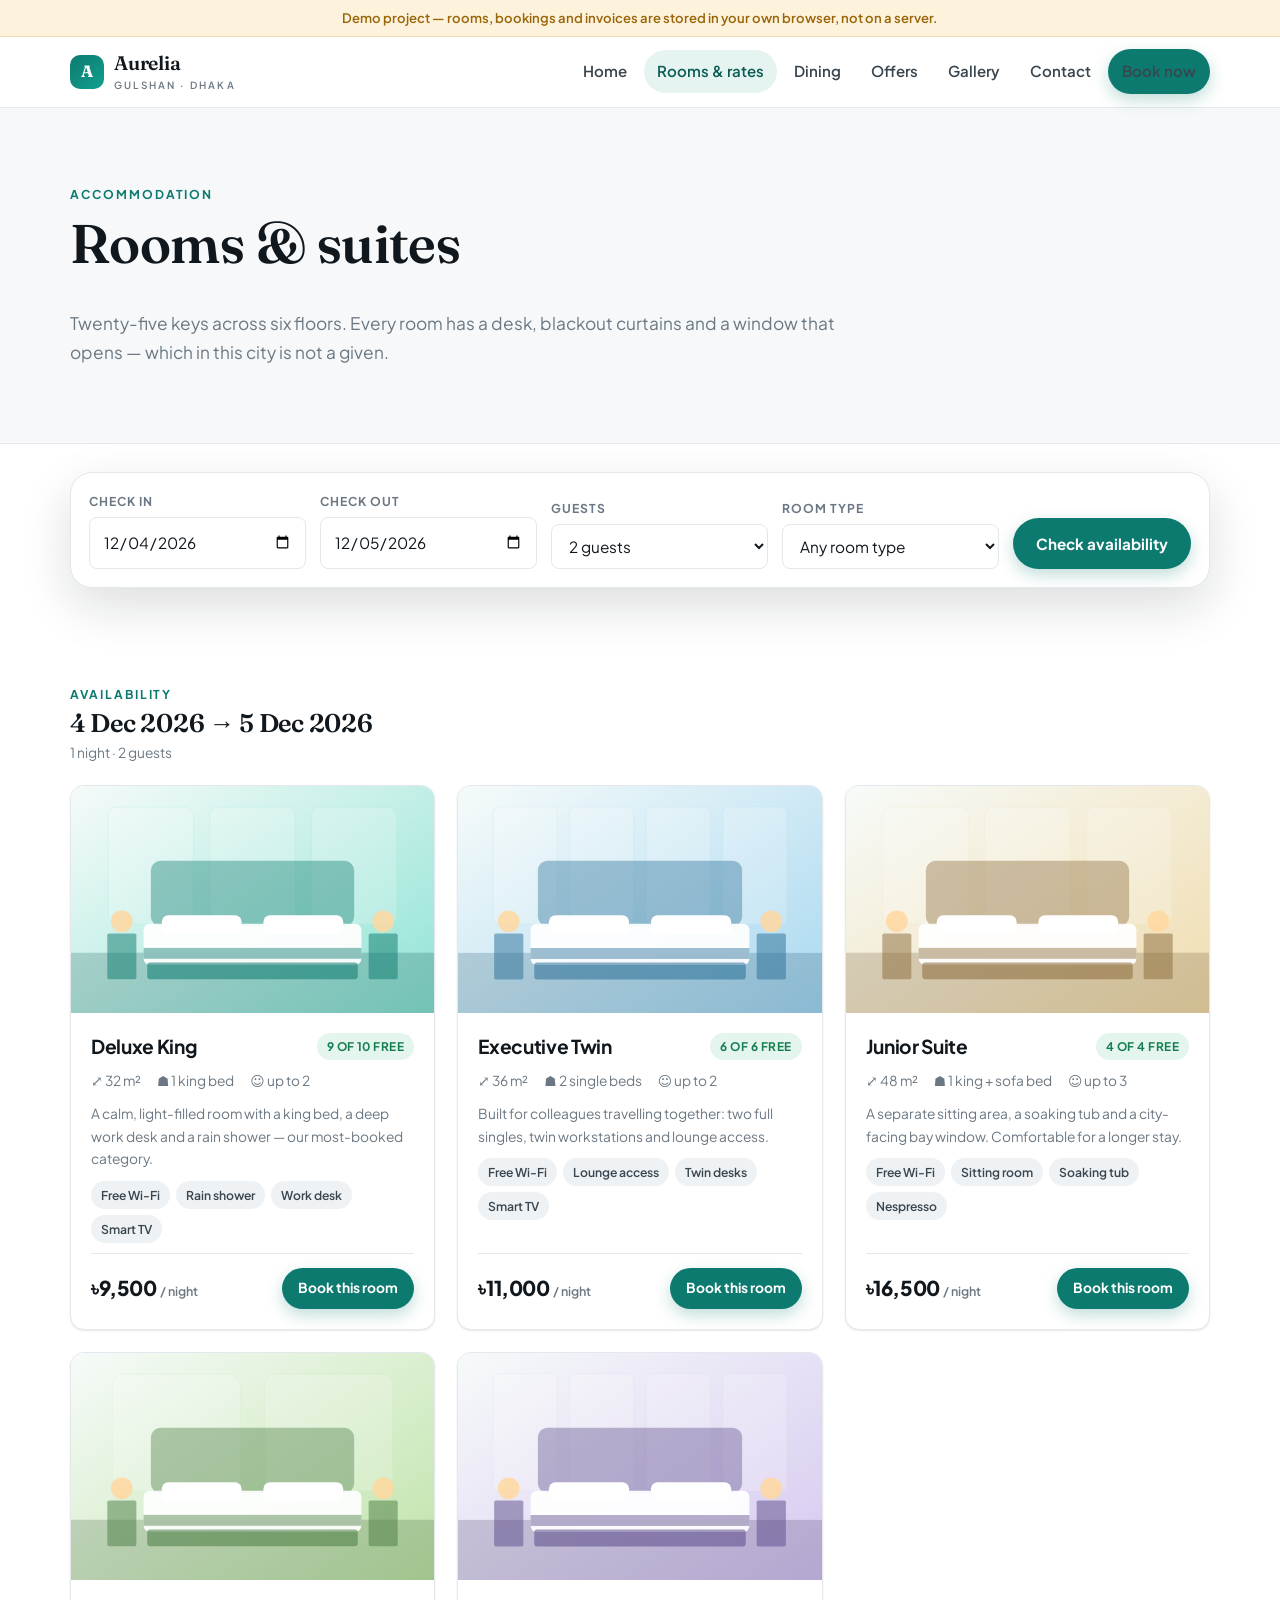
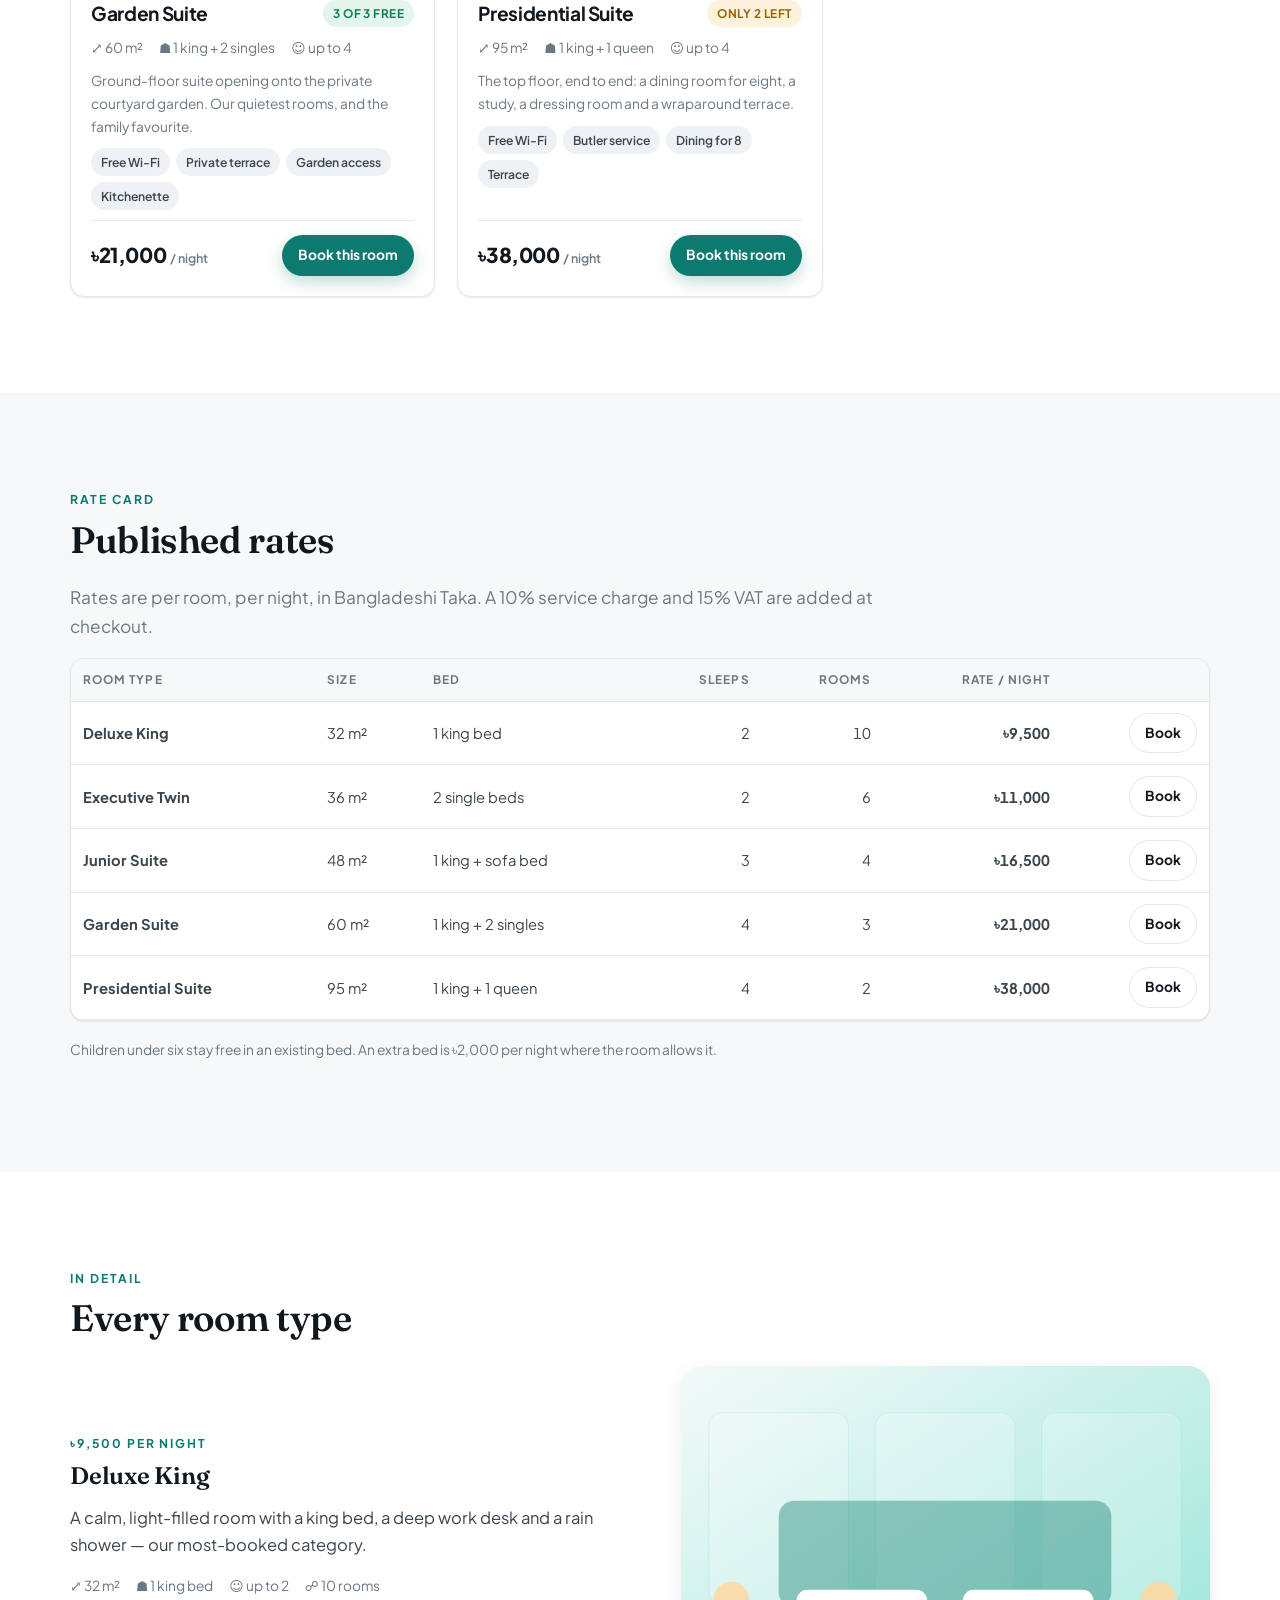
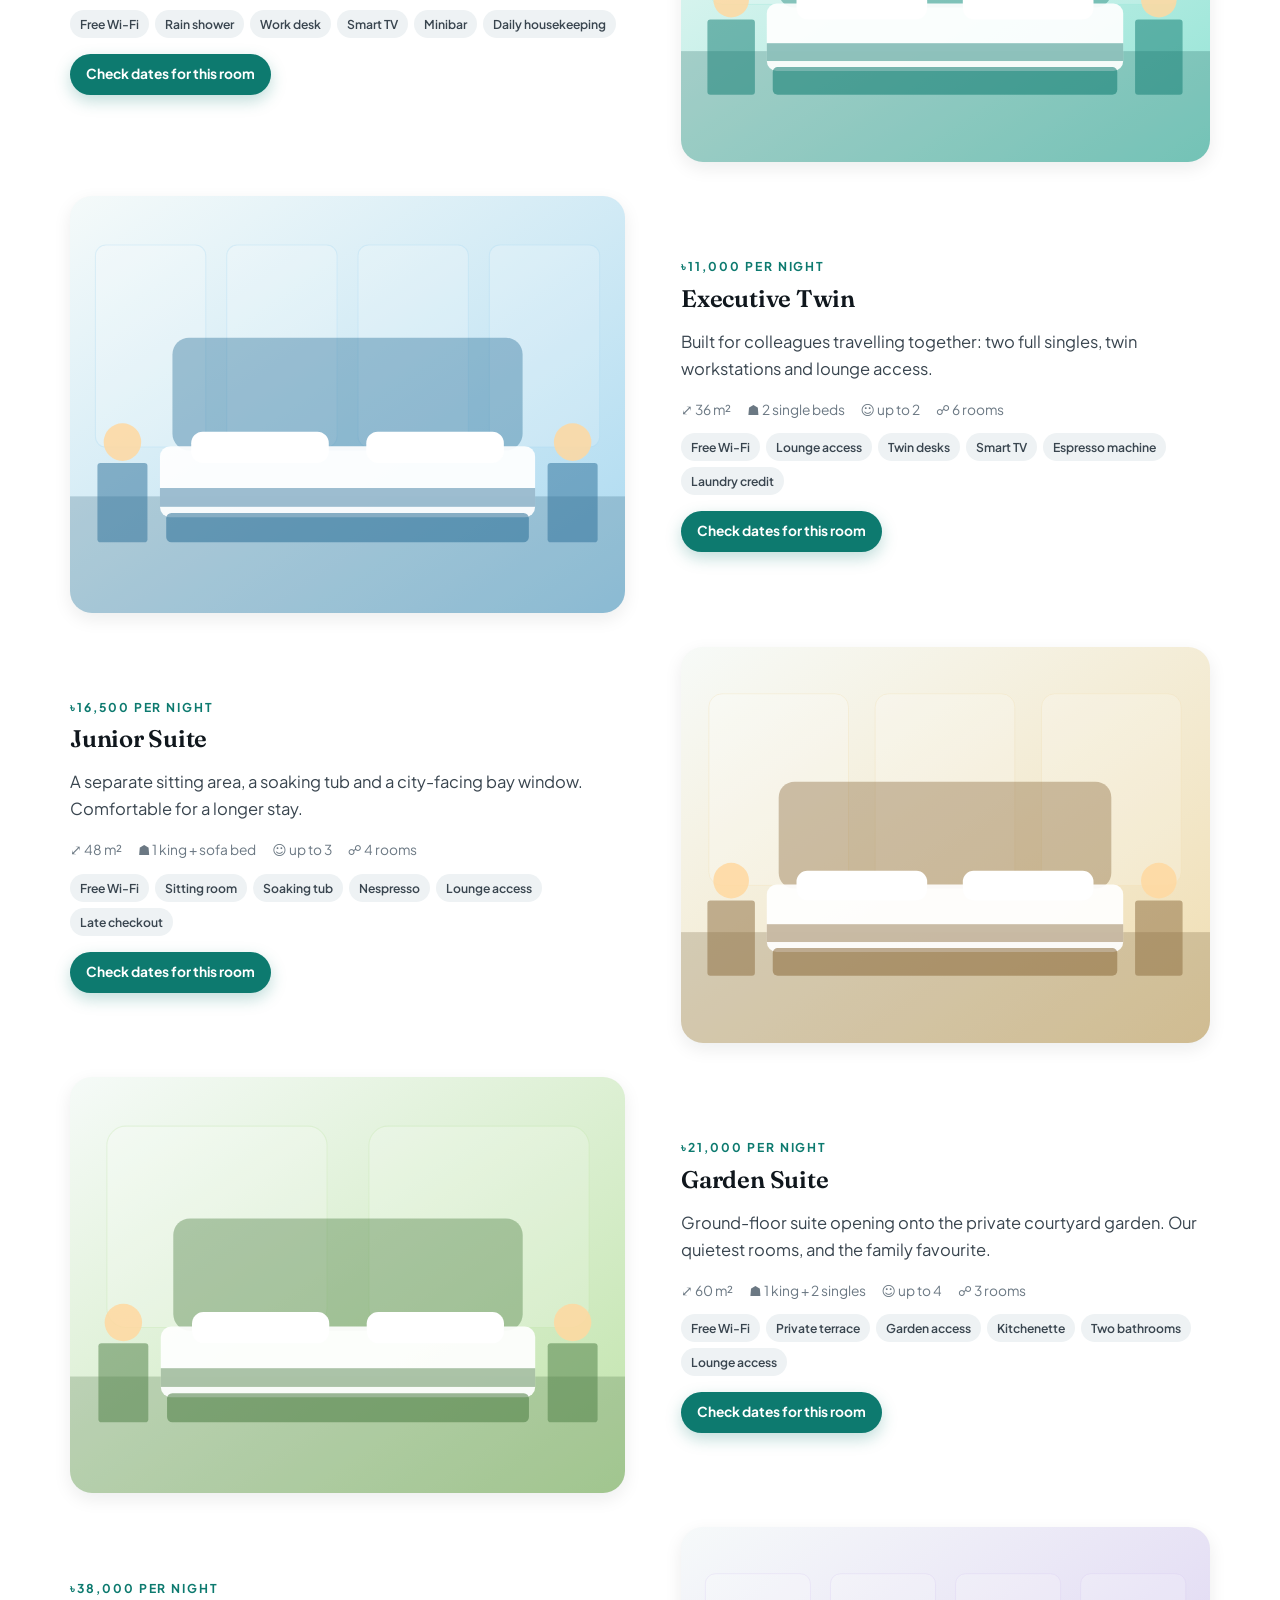
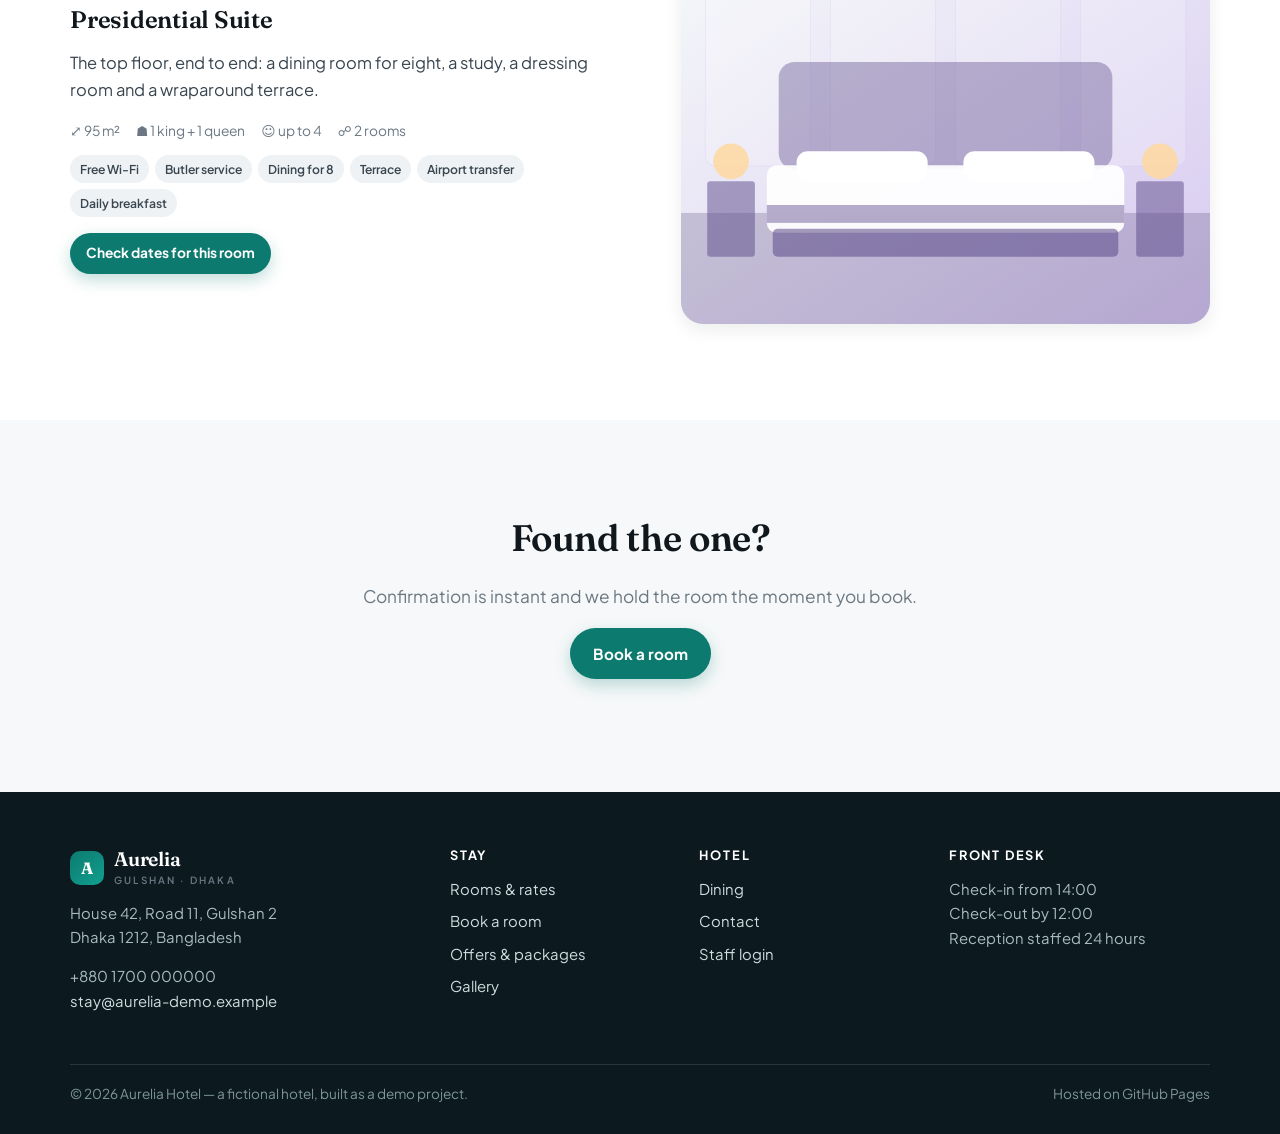
<file: rooms.html>
<!doctype html>
<html lang="en">
<head>
<meta charset="utf-8">
<meta name="viewport" content="width=device-width, initial-scale=1">
<title>Rooms &amp; Rates — Aurelia Hotel, Dhaka</title>
<meta name="description" content="Five room types from Deluxe King to the Presidential Suite, with live availability and nightly rates in BDT.">
<link rel="icon" href="assets/img/favicon.svg" type="image/svg+xml">
<link rel="preconnect" href="https://fonts.googleapis.com">
<link rel="preconnect" href="https://fonts.gstatic.com" crossorigin>
<link href="https://fonts.googleapis.com/css2?family=Fraunces:opsz,wght@9..144,500;9..144,600;9..144,700&family=Plus+Jakarta+Sans:wght@400;500;600;700;800&display=swap" rel="stylesheet">
<link rel="stylesheet" href="assets/css/style.css">
</head>
<body>

<div class="demo-flag">Demo project — rooms, bookings and invoices are stored in your own browser, not on a server.</div>

<header class="site-header">
  <nav class="wrap nav" aria-label="Main">
    <a class="brand" href="index.html">
      <span class="brand__mark">A</span>
      <span><span class="brand__name">Aurelia</span><span class="brand__sub">Gulshan · Dhaka</span></span>
    </a>
    <button class="nav__toggle" type="button" aria-expanded="false" aria-controls="navLinks" aria-label="Menu"><span></span></button>
    <div class="nav__links" id="navLinks">
      <a href="index.html">Home</a>
      <a href="rooms.html">Rooms &amp; rates</a>
      <a href="dining.html">Dining</a>
      <a href="offers.html">Offers</a>
      <a href="gallery.html">Gallery</a>
      <a href="contact.html">Contact</a>
      <a class="btn btn--primary btn--sm" href="booking.html">Book now</a>
    </div>
  </nav>
</header>

<main>

  <section class="page-head">
    <div class="wrap">
      <p class="eyebrow">Accommodation</p>
      <h1 class="display">Rooms &amp; suites</h1>
      <p class="lede">Twenty-five keys across six floors. Every room has a desk, blackout curtains and a window that opens — which in this city is not a given.</p>
    </div>
  </section>

  <!-- Availability bar -->
  <section class="wrap" style="margin-top:28px">
    <form class="bookbar" id="searchForm" novalidate>
      <div class="field">
        <label for="q-in">Check in</label>
        <input class="input" type="date" id="q-in" required>
      </div>
      <div class="field">
        <label for="q-out">Check out</label>
        <input class="input" type="date" id="q-out" required>
      </div>
      <div class="field">
        <label for="q-guests">Guests</label>
        <select class="input" id="q-guests">
          <option value="1">1 guest</option>
          <option value="2" selected>2 guests</option>
          <option value="3">3 guests</option>
          <option value="4">4 guests</option>
        </select>
      </div>
      <div class="field">
        <label for="q-type">Room type</label>
        <select class="input" id="q-type"><option value="">Any room type</option></select>
      </div>
      <button class="btn btn--primary" type="submit">Check availability</button>
    </form>
  </section>

  <section class="section">
    <div class="wrap"><div id="searchResults"></div></div>
  </section>

  <!-- Full rate table -->
  <section class="section section--tint">
    <div class="wrap">
      <p class="eyebrow">Rate card</p>
      <h2 class="display">Published rates</h2>
      <p class="lede">Rates are per room, per night, in Bangladeshi Taka. A 10% service charge and 15% VAT are added at checkout.</p>
      <div class="panel mt-2" style="padding:0;overflow:hidden">
        <div class="table-scroll">
          <table class="data">
            <thead>
              <tr>
                <th>Room type</th>
                <th>Size</th>
                <th>Bed</th>
                <th class="num">Sleeps</th>
                <th class="num">Rooms</th>
                <th class="num">Rate / night</th>
                <th></th>
              </tr>
            </thead>
            <tbody id="rateRows"></tbody>
          </table>
        </div>
      </div>
      <p class="small muted mt-2">Children under six stay free in an existing bed. An extra bed is ৳2,000 per night where the room allows it.</p>
    </div>
  </section>

  <!-- Every room type in detail -->
  <section class="section">
    <div class="wrap">
      <p class="eyebrow">In detail</p>
      <h2 class="display">Every room type</h2>
      <div id="roomDetail" class="stack" style="gap:34px;margin-top:26px"></div>
    </div>
  </section>

  <section class="section section--tint">
    <div class="wrap center">
      <h2 class="display">Found the one?</h2>
      <p class="lede">Confirmation is instant and we hold the room the moment you book.</p>
      <p class="mt-2"><a class="btn btn--primary" href="booking.html">Book a room</a></p>
    </div>
  </section>

</main>

<footer class="site-footer">
  <div class="wrap">
    <div class="footer-grid">
      <div>
        <div class="brand" style="color:#fff;margin-bottom:12px">
          <span class="brand__mark">A</span>
          <span><span class="brand__name">Aurelia</span><span class="brand__sub">Gulshan · Dhaka</span></span>
        </div>
        <p>House 42, Road 11, Gulshan 2<br>Dhaka 1212, Bangladesh</p>
        <p>+880 1700 000000<br><a href="mailto:stay@aurelia-demo.example">stay@aurelia-demo.example</a></p>
      </div>
      <div>
        <h4>Stay</h4>
        <ul>
          <li><a href="rooms.html">Rooms &amp; rates</a></li>
          <li><a href="booking.html">Book a room</a></li>
          <li><a href="offers.html">Offers &amp; packages</a></li>
          <li><a href="gallery.html">Gallery</a></li>
        </ul>
      </div>
      <div>
        <h4>Hotel</h4>
        <ul>
          <li><a href="dining.html">Dining</a></li>
          <li><a href="contact.html">Contact</a></li>
          <li><a href="admin.html">Staff login</a></li>
        </ul>
      </div>
      <div>
        <h4>Front desk</h4>
        <p>Check-in from 14:00<br>Check-out by 12:00<br>Reception staffed 24 hours</p>
      </div>
    </div>
    <div class="footer-bottom">
      <span>© <span id="year">2026</span> Aurelia Hotel — a fictional hotel, built as a demo project.</span>
      <span>Hosted on GitHub Pages</span>
    </div>
  </div>
</footer>

<script src="assets/js/data.js"></script>
<script src="assets/js/main.js"></script>
<script src="assets/js/ui.js"></script>
<script>
document.addEventListener('DOMContentLoaded', () => {
  const inEl = qs('#q-in'), outEl = qs('#q-out'),
        guestsEl = qs('#q-guests'), typeEl = qs('#q-type'),
        results = qs('#searchResults');

  inEl.value = todayISO();
  outEl.value = todayISO(1);
  applyDateBounds(inEl, outEl);

  const types = DB.types();
  types.forEach(t => typeEl.appendChild(el('option', { value: t.code, text: t.name })));

  /* Rate table */
  const rows = qs('#rateRows');
  types.forEach(t => {
    const tr = el('tr');
    tr.innerHTML = `
      <td><strong>${t.name}</strong></td>
      <td>${t.size} m²</td>
      <td>${t.bed}</td>
      <td class="num">${t.capacity}</td>
      <td class="num">${sellableRooms(t.code).length}</td>
      <td class="num"><strong>${moneyTk(t.rate)}</strong></td>
      <td class="num"><a class="btn btn--ghost btn--sm" href="booking.html?type=${t.code}">Book</a></td>`;
    rows.appendChild(tr);
  });

  /* Detailed sections */
  const detail = qs('#roomDetail');
  types.forEach((t, i) => {
    const sec = el('div', { class: 'split' + (i % 2 ? ' split--rev' : '') });
    sec.innerHTML = `
      <div>
        <p class="eyebrow">${moneyTk(t.rate)} per night</p>
        <h3 style="font-size:1.5rem" class="display">${t.name}</h3>
        <p>${t.blurb}</p>
        <div class="meta-row" style="margin-bottom:12px">
          <span>⤢ ${t.size} m²</span><span>☗ ${t.bed}</span>
          <span>☺ up to ${t.capacity}</span><span>☍ ${sellableRooms(t.code).length} rooms</span>
        </div>
        <ul class="taglist" style="margin-bottom:16px">${t.amenities.map(a => `<li>${a}</li>`).join('')}</ul>
        <a class="btn btn--primary btn--sm" href="booking.html?type=${t.code}">Check dates for this room</a>
      </div>
      <div class="media-frame" style="background-image:url('${t.img}')"></div>`;
    detail.appendChild(sec);
  });

  /* Search */
  qs('#searchForm').addEventListener('submit', e => {
    e.preventDefault();
    if (!inEl.value || !outEl.value || outEl.value <= inEl.value) {
      showNotice(results, 'bad', '<span>⚠</span><span>Please pick a check-out date after your check-in date.</span>');
      return;
    }
    renderAvailability(results, inEl.value, outEl.value, Number(guestsEl.value), typeEl.value);
  });

  renderAvailability(results, inEl.value, outEl.value, Number(guestsEl.value), '');
});
</script>
</body>
</html>
</file>
<file: assets/css/style.css>
/* =========================================================
   Aurelia Hotel — shared stylesheet
   Modern & bright. Edit the tokens below to rebrand.
   ========================================================= */

:root {
  /* Brand */
  --accent:        #0d7a6f;
  --accent-dark:   #0a5c54;
  --accent-soft:   #e6f4f1;
  --gold:          #b8863b;

  /* Neutrals */
  --ink:           #10171d;
  --ink-2:         #39454f;
  --muted:         #6b7883;
  --line:          #e4e8ec;
  --surface:       #ffffff;
  --surface-2:     #f6f8f9;
  --surface-3:     #eef2f4;

  /* Status */
  --ok:            #157f52;
  --ok-soft:       #e3f5ec;
  --warn:          #9a6508;
  --warn-soft:     #fdf2dc;
  --bad:           #b3261e;
  --bad-soft:      #fdeceb;

  /* Shape */
  --r-sm: 8px;
  --r:    14px;
  --r-lg: 22px;
  --shadow-sm: 0 1px 2px rgba(16,23,29,.06), 0 1px 3px rgba(16,23,29,.04);
  --shadow:    0 6px 18px rgba(16,23,29,.08);
  --shadow-lg: 0 18px 50px rgba(16,23,29,.14);

  --maxw: 1180px;
  --font: "Plus Jakarta Sans", ui-sans-serif, system-ui, -apple-system,
          "Segoe UI", Roboto, "Helvetica Neue", Arial, sans-serif;
  --font-display: "Fraunces", Georgia, "Times New Roman", serif;
}

* { box-sizing: border-box; }

html { scroll-behavior: smooth; }

body {
  margin: 0;
  font-family: var(--font);
  color: var(--ink-2);
  background: var(--surface);
  font-size: 16.5px;
  line-height: 1.65;
  -webkit-font-smoothing: antialiased;
}

img { max-width: 100%; display: block; }

a { color: var(--accent-dark); }

h1, h2, h3, h4 {
  color: var(--ink);
  line-height: 1.18;
  margin: 0 0 .6em;
  letter-spacing: -0.018em;
  font-weight: 700;
}

h1 { font-size: clamp(2.1rem, 5vw, 3.4rem); }
h2 { font-size: clamp(1.6rem, 3.4vw, 2.3rem); }
h3 { font-size: 1.2rem; }

p { margin: 0 0 1em; }

.display { font-family: var(--font-display); font-weight: 600; letter-spacing: -0.01em; }

.wrap { width: 100%; max-width: var(--maxw); margin-inline: auto; padding-inline: 20px; }
.section { padding: clamp(52px, 8vw, 96px) 0; }
.section--tint { background: var(--surface-2); }

.eyebrow {
  font-size: .76rem;
  font-weight: 700;
  letter-spacing: .16em;
  text-transform: uppercase;
  color: var(--accent);
  margin: 0 0 .7em;
}

.lede { font-size: 1.08rem; color: var(--muted); max-width: 62ch; }

.center { text-align: center; }
.center .lede { margin-inline: auto; }

/* ---------- Header ---------- */
.site-header {
  position: sticky;
  top: 0;
  z-index: 60;
  background: rgba(255,255,255,.88);
  backdrop-filter: saturate(160%) blur(12px);
  border-bottom: 1px solid var(--line);
}

.nav {
  display: flex;
  align-items: center;
  gap: 18px;
  min-height: 70px;
}

.brand {
  display: flex;
  align-items: center;
  gap: 10px;
  text-decoration: none;
  margin-right: auto;
  color: var(--ink);
}

.brand__mark {
  width: 34px; height: 34px;
  border-radius: 10px;
  background: linear-gradient(140deg, var(--accent) 0%, #11a08f 100%);
  display: grid; place-items: center;
  color: #fff;
  font-family: var(--font-display);
  font-weight: 700;
  font-size: 1.02rem;
  flex: none;
}

.brand__name {
  font-family: var(--font-display);
  font-weight: 600;
  font-size: 1.22rem;
  letter-spacing: -.01em;
  line-height: 1.1;
}
.brand__sub {
  display: block;
  font-family: var(--font);
  font-size: .62rem;
  letter-spacing: .22em;
  text-transform: uppercase;
  color: var(--muted);
  font-weight: 600;
}

.nav__links { display: flex; align-items: center; gap: 4px; }

.nav__links a {
  padding: 9px 13px;
  border-radius: 999px;
  text-decoration: none;
  color: var(--ink-2);
  font-weight: 600;
  font-size: .94rem;
  white-space: nowrap;
}
.nav__links a:hover { background: var(--surface-3); color: var(--ink); }
.nav__links a[aria-current="page"] { color: var(--accent-dark); background: var(--accent-soft); }

.nav__toggle {
  display: none;
  background: none;
  border: 1px solid var(--line);
  border-radius: 10px;
  width: 42px; height: 40px;
  cursor: pointer;
  align-items: center;
  justify-content: center;
}
.nav__toggle span,
.nav__toggle span::before,
.nav__toggle span::after {
  display: block; width: 18px; height: 2px;
  background: var(--ink); border-radius: 2px; position: relative;
}
.nav__toggle span::before { content: ""; position: absolute; top: -6px; }
.nav__toggle span::after  { content: ""; position: absolute; top: 6px; }

@media (max-width: 940px) {
  .nav__toggle { display: inline-flex; }
  .nav__links {
    position: absolute;
    inset: 70px 0 auto;
    flex-direction: column;
    align-items: stretch;
    background: #fff;
    border-bottom: 1px solid var(--line);
    padding: 10px 16px 18px;
    gap: 2px;
    display: none;
    box-shadow: var(--shadow);
  }
  .nav__links.is-open { display: flex; }
  .nav__links a { padding: 12px 14px; border-radius: var(--r-sm); }
  .nav .btn { width: 100%; justify-content: center; }
}

/* ---------- Buttons ---------- */
.btn {
  display: inline-flex;
  align-items: center;
  justify-content: center;
  gap: 8px;
  padding: 12px 22px;
  border-radius: 999px;
  border: 1px solid transparent;
  font: inherit;
  font-weight: 700;
  font-size: .95rem;
  text-decoration: none;
  cursor: pointer;
  transition: transform .12s ease, background .15s ease, box-shadow .15s ease;
}
.btn:active { transform: translateY(1px); }

.btn--primary { background: var(--accent); color: #fff; box-shadow: 0 6px 16px rgba(13,122,111,.26); }
.btn--primary:hover { background: var(--accent-dark); }

.btn--ghost { background: #fff; color: var(--ink); border-color: var(--line); }
.btn--ghost:hover { border-color: #c9d2d8; background: var(--surface-2); }

.btn--light { background: rgba(255,255,255,.16); color: #fff; border-color: rgba(255,255,255,.5); }
.btn--light:hover { background: rgba(255,255,255,.28); }

.btn--sm { padding: 8px 15px; font-size: .86rem; }
.btn--block { width: 100%; }
.btn[disabled] { opacity: .5; cursor: not-allowed; }

/* ---------- Hero ---------- */
.hero {
  position: relative;
  color: #fff;
  background: #0b2b2a;
  overflow: hidden;
}
.hero__media {
  position: absolute; inset: 0;
  background-size: cover;
  background-position: center;
}
.hero__media::after {
  content: "";
  position: absolute; inset: 0;
  background: linear-gradient(180deg, rgba(8,26,25,.62) 0%, rgba(8,26,25,.42) 45%, rgba(8,26,25,.78) 100%);
}
.hero__inner {
  position: relative;
  padding: clamp(84px, 14vw, 170px) 0 clamp(60px, 9vw, 110px);
  max-width: 780px;
}
.hero h1 { color: #fff; font-family: var(--font-display); font-weight: 600; }
.hero p { color: rgba(255,255,255,.9); font-size: 1.1rem; max-width: 56ch; }
.hero .eyebrow { color: #8fe3d4; }
.hero__actions { display: flex; flex-wrap: wrap; gap: 12px; margin-top: 22px; }

.page-head {
  background: var(--surface-2);
  border-bottom: 1px solid var(--line);
  padding: clamp(40px, 7vw, 76px) 0 clamp(34px, 6vw, 60px);
}

/* ---------- Booking bar ---------- */
.bookbar {
  background: #fff;
  border: 1px solid var(--line);
  border-radius: var(--r-lg);
  box-shadow: var(--shadow-lg);
  padding: 18px;
  display: grid;
  gap: 14px;
  grid-template-columns: repeat(4, 1fr) auto;
  align-items: end;
}
.bookbar--float { margin-top: -46px; position: relative; z-index: 5; }
@media (max-width: 860px) { .bookbar { grid-template-columns: 1fr 1fr; } .bookbar--float { margin-top: -28px; } }
@media (max-width: 520px) { .bookbar { grid-template-columns: 1fr; } }

/* ---------- Forms ---------- */
.field { display: grid; gap: 6px; }
.field > label,
.label {
  font-size: .76rem;
  font-weight: 700;
  letter-spacing: .08em;
  text-transform: uppercase;
  color: var(--muted);
}
.input, select.input, textarea.input {
  width: 100%;
  padding: 11px 13px;
  border: 1px solid var(--line);
  border-radius: var(--r-sm);
  background: #fff;
  font: inherit;
  font-size: .96rem;
  color: var(--ink);
}
.input:focus { outline: 2px solid var(--accent); outline-offset: 1px; border-color: var(--accent); }
textarea.input { min-height: 130px; resize: vertical; }
.hint { font-size: .8rem; color: var(--muted); }
.error-text { color: var(--bad); font-size: .85rem; font-weight: 600; }

.form-grid { display: grid; gap: 16px; grid-template-columns: 1fr 1fr; }
.form-grid .col-span { grid-column: 1 / -1; }
@media (max-width: 640px) { .form-grid { grid-template-columns: 1fr; } }

/* ---------- Cards / grids ---------- */
.grid { display: grid; gap: 22px; }
.grid--2 { grid-template-columns: repeat(2, 1fr); }
.grid--3 { grid-template-columns: repeat(3, 1fr); }
.grid--4 { grid-template-columns: repeat(4, 1fr); }
@media (max-width: 960px) { .grid--3, .grid--4 { grid-template-columns: repeat(2, 1fr); } }
@media (max-width: 620px) { .grid--2, .grid--3, .grid--4 { grid-template-columns: 1fr; } }

.card {
  background: #fff;
  border: 1px solid var(--line);
  border-radius: var(--r);
  overflow: hidden;
  display: flex;
  flex-direction: column;
  box-shadow: var(--shadow-sm);
  transition: box-shadow .18s ease, transform .18s ease;
}
.card:hover { box-shadow: var(--shadow); transform: translateY(-2px); }
.card__media { aspect-ratio: 16 / 10; background: var(--surface-3) center/cover no-repeat; }
.card__body { padding: 20px; display: flex; flex-direction: column; gap: 10px; flex: 1; }
.card__body h3 { margin: 0; }
.card__foot {
  margin-top: auto;
  padding-top: 14px;
  border-top: 1px solid var(--line);
  display: flex;
  align-items: center;
  justify-content: space-between;
  gap: 12px;
}

.panel {
  background: #fff;
  border: 1px solid var(--line);
  border-radius: var(--r);
  padding: clamp(18px, 3vw, 28px);
  box-shadow: var(--shadow-sm);
}
.panel + .panel { margin-top: 20px; }

.price { font-size: 1.28rem; font-weight: 800; color: var(--ink); letter-spacing: -.02em; }
.price small { font-weight: 600; font-size: .78rem; color: var(--muted); letter-spacing: 0; }

.meta-row { display: flex; flex-wrap: wrap; gap: 8px 16px; font-size: .86rem; color: var(--muted); }
.meta-row span { display: inline-flex; align-items: center; gap: 6px; }

.taglist { display: flex; flex-wrap: wrap; gap: 6px; list-style: none; margin: 0; padding: 0; }
.taglist li {
  font-size: .76rem;
  font-weight: 600;
  padding: 4px 10px;
  border-radius: 999px;
  background: var(--surface-3);
  color: var(--ink-2);
}

.badge {
  display: inline-flex; align-items: center; gap: 6px;
  font-size: .74rem; font-weight: 700; letter-spacing: .04em;
  padding: 4px 10px; border-radius: 999px; text-transform: uppercase;
}
.badge--ok   { background: var(--ok-soft);   color: var(--ok); }
.badge--warn { background: var(--warn-soft); color: var(--warn); }
.badge--bad  { background: var(--bad-soft);  color: var(--bad); }
.badge--info { background: var(--accent-soft); color: var(--accent-dark); }
.badge--grey { background: var(--surface-3); color: var(--muted); }

.feature {
  display: grid; gap: 10px;
  padding: 22px;
  border-radius: var(--r);
  background: #fff;
  border: 1px solid var(--line);
}
.feature__icon {
  width: 42px; height: 42px; border-radius: 12px;
  background: var(--accent-soft); color: var(--accent-dark);
  display: grid; place-items: center; font-size: 1.15rem;
}
.feature h3 { margin: 0; font-size: 1.02rem; }
.feature p { margin: 0; font-size: .92rem; color: var(--muted); }

.split { display: grid; grid-template-columns: 1.05fr 1fr; gap: clamp(24px, 5vw, 56px); align-items: center; }
.split--rev > *:first-child { order: 2; }
@media (max-width: 860px) { .split { grid-template-columns: 1fr; } .split--rev > *:first-child { order: 0; } }

.media-frame { border-radius: var(--r-lg); overflow: hidden; box-shadow: var(--shadow); aspect-ratio: 4/3; background: var(--surface-3) center/cover; }

.gallery { display: grid; grid-template-columns: repeat(4, 1fr); gap: 12px; }
.gallery figure { margin: 0; border-radius: var(--r); overflow: hidden; aspect-ratio: 1; background: var(--surface-3) center/cover; }
.gallery figure.is-wide { grid-column: span 2; aspect-ratio: 2/1; }
@media (max-width: 760px) { .gallery { grid-template-columns: repeat(2, 1fr); } .gallery figure.is-wide { grid-column: span 2; } }

/* ---------- Tables ---------- */
.table-scroll { overflow-x: auto; -webkit-overflow-scrolling: touch; }
table.data {
  width: 100%;
  border-collapse: collapse;
  font-size: .92rem;
  min-width: 680px;
}
table.data th, table.data td {
  text-align: left;
  padding: 11px 12px;
  border-bottom: 1px solid var(--line);
  vertical-align: middle;
}
table.data th {
  font-size: .74rem; letter-spacing: .09em; text-transform: uppercase;
  color: var(--muted); font-weight: 700; background: var(--surface-2);
  position: sticky; top: 0;
}
table.data tbody tr:hover { background: var(--surface-2); }
table.data td.num, table.data th.num { text-align: right; font-variant-numeric: tabular-nums; }

.empty {
  padding: 40px 20px; text-align: center; color: var(--muted);
  border: 1px dashed var(--line); border-radius: var(--r); background: var(--surface-2);
}

/* ---------- Stats ---------- */
.stats { display: grid; grid-template-columns: repeat(4, 1fr); gap: 14px; }
@media (max-width: 860px) { .stats { grid-template-columns: repeat(2, 1fr); } }
.stat { background: #fff; border: 1px solid var(--line); border-radius: var(--r); padding: 18px; }
.stat__label, .stat__value, .stat__note { display: block; }
.stat__label { font-size: .74rem; text-transform: uppercase; letter-spacing: .1em; color: var(--muted); font-weight: 700; }
.stat__value { font-size: 1.7rem; font-weight: 800; color: var(--ink); letter-spacing: -.025em;
               font-variant-numeric: tabular-nums; line-height: 1.25; margin: 2px 0; }
.stat__note { font-size: .82rem; color: var(--muted); }

/* ---------- Notices ---------- */
.notice {
  border-radius: var(--r);
  padding: 14px 16px;
  font-size: .92rem;
  border: 1px solid;
  display: flex; gap: 10px; align-items: flex-start;
}
.notice--info { background: var(--accent-soft); border-color: #bfe3dd; color: #0b4f48; }
.notice--ok   { background: var(--ok-soft);   border-color: #bfe6d2; color: #0d5c3b; }
.notice--warn { background: var(--warn-soft); border-color: #f0dcae; color: #7a5107; }
.notice--bad  { background: var(--bad-soft);  border-color: #f3c8c5; color: #8d1e18; }

/* ---------- Tabs ---------- */
.tabs { display: flex; gap: 6px; border-bottom: 1px solid var(--line); margin-bottom: 22px; flex-wrap: wrap; }
.tabs button {
  background: none; border: 0; border-bottom: 2px solid transparent;
  padding: 11px 14px; font: inherit; font-weight: 700; font-size: .93rem;
  color: var(--muted); cursor: pointer;
}
.tabs button[aria-selected="true"] { color: var(--accent-dark); border-bottom-color: var(--accent); }
.tabpanel[hidden] { display: none; }

/* ---------- Footer ---------- */
.site-footer { background: #0c1a1f; color: #a9bcc2; padding: 56px 0 28px; margin-top: 0; font-size: .93rem; }
.site-footer h4 { color: #fff; font-size: .8rem; letter-spacing: .14em; text-transform: uppercase; margin-bottom: 14px; }
.site-footer a { color: #cfdde1; text-decoration: none; }
.site-footer a:hover { color: #fff; text-decoration: underline; }
.footer-grid { display: grid; grid-template-columns: 1.6fr 1fr 1fr 1.2fr; gap: 32px; }
@media (max-width: 860px) { .footer-grid { grid-template-columns: 1fr 1fr; } }
@media (max-width: 520px) { .footer-grid { grid-template-columns: 1fr; } }
.footer-grid ul { list-style: none; margin: 0; padding: 0; display: grid; gap: 8px; }
.footer-bottom {
  margin-top: 36px; padding-top: 18px; border-top: 1px solid rgba(255,255,255,.12);
  display: flex; flex-wrap: wrap; gap: 10px; justify-content: space-between; font-size: .85rem; color: #7f949b;
}

/* ---------- Utilities ---------- */
.stack  { display: grid; gap: 14px; }
.stack-sm { display: grid; gap: 8px; }
.row    { display: flex; flex-wrap: wrap; gap: 10px; align-items: center; }
.row--end { justify-content: flex-end; }
.between { display: flex; flex-wrap: wrap; gap: 14px; align-items: center; justify-content: space-between; }
.mt-0 { margin-top: 0; } .mb-0 { margin-bottom: 0; }
.mt-2 { margin-top: 18px; } .mt-3 { margin-top: 28px; }
.muted { color: var(--muted); }
.small { font-size: .86rem; }
.nowrap { white-space: nowrap; }
.sr-only {
  position: absolute; width: 1px; height: 1px; padding: 0; margin: -1px;
  overflow: hidden; clip: rect(0 0 0 0); white-space: nowrap; border: 0;
}
.demo-flag {
  background: var(--warn-soft); color: var(--warn);
  text-align: center; font-size: .82rem; font-weight: 600; padding: 7px 14px;
  border-bottom: 1px solid #f0dcae;
}

@media print {
  .no-print { display: none !important; }
}
</file>
